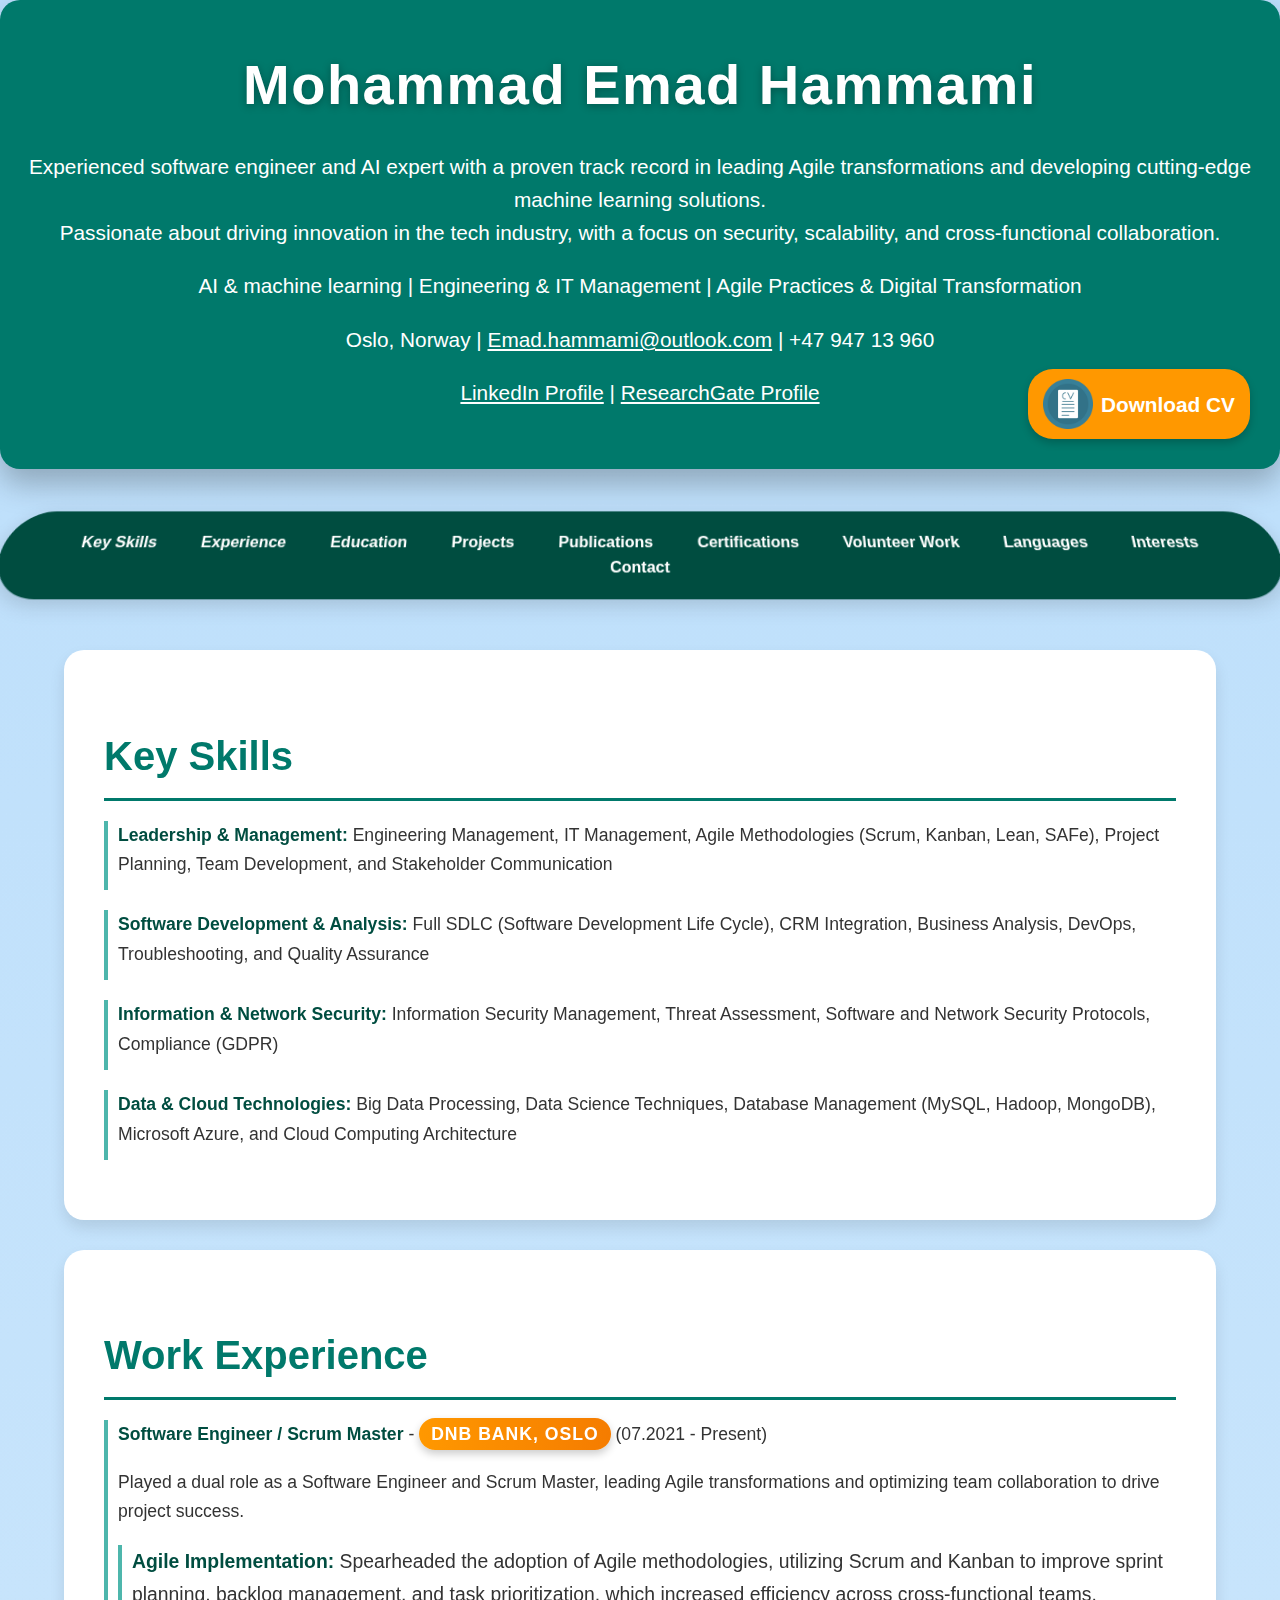
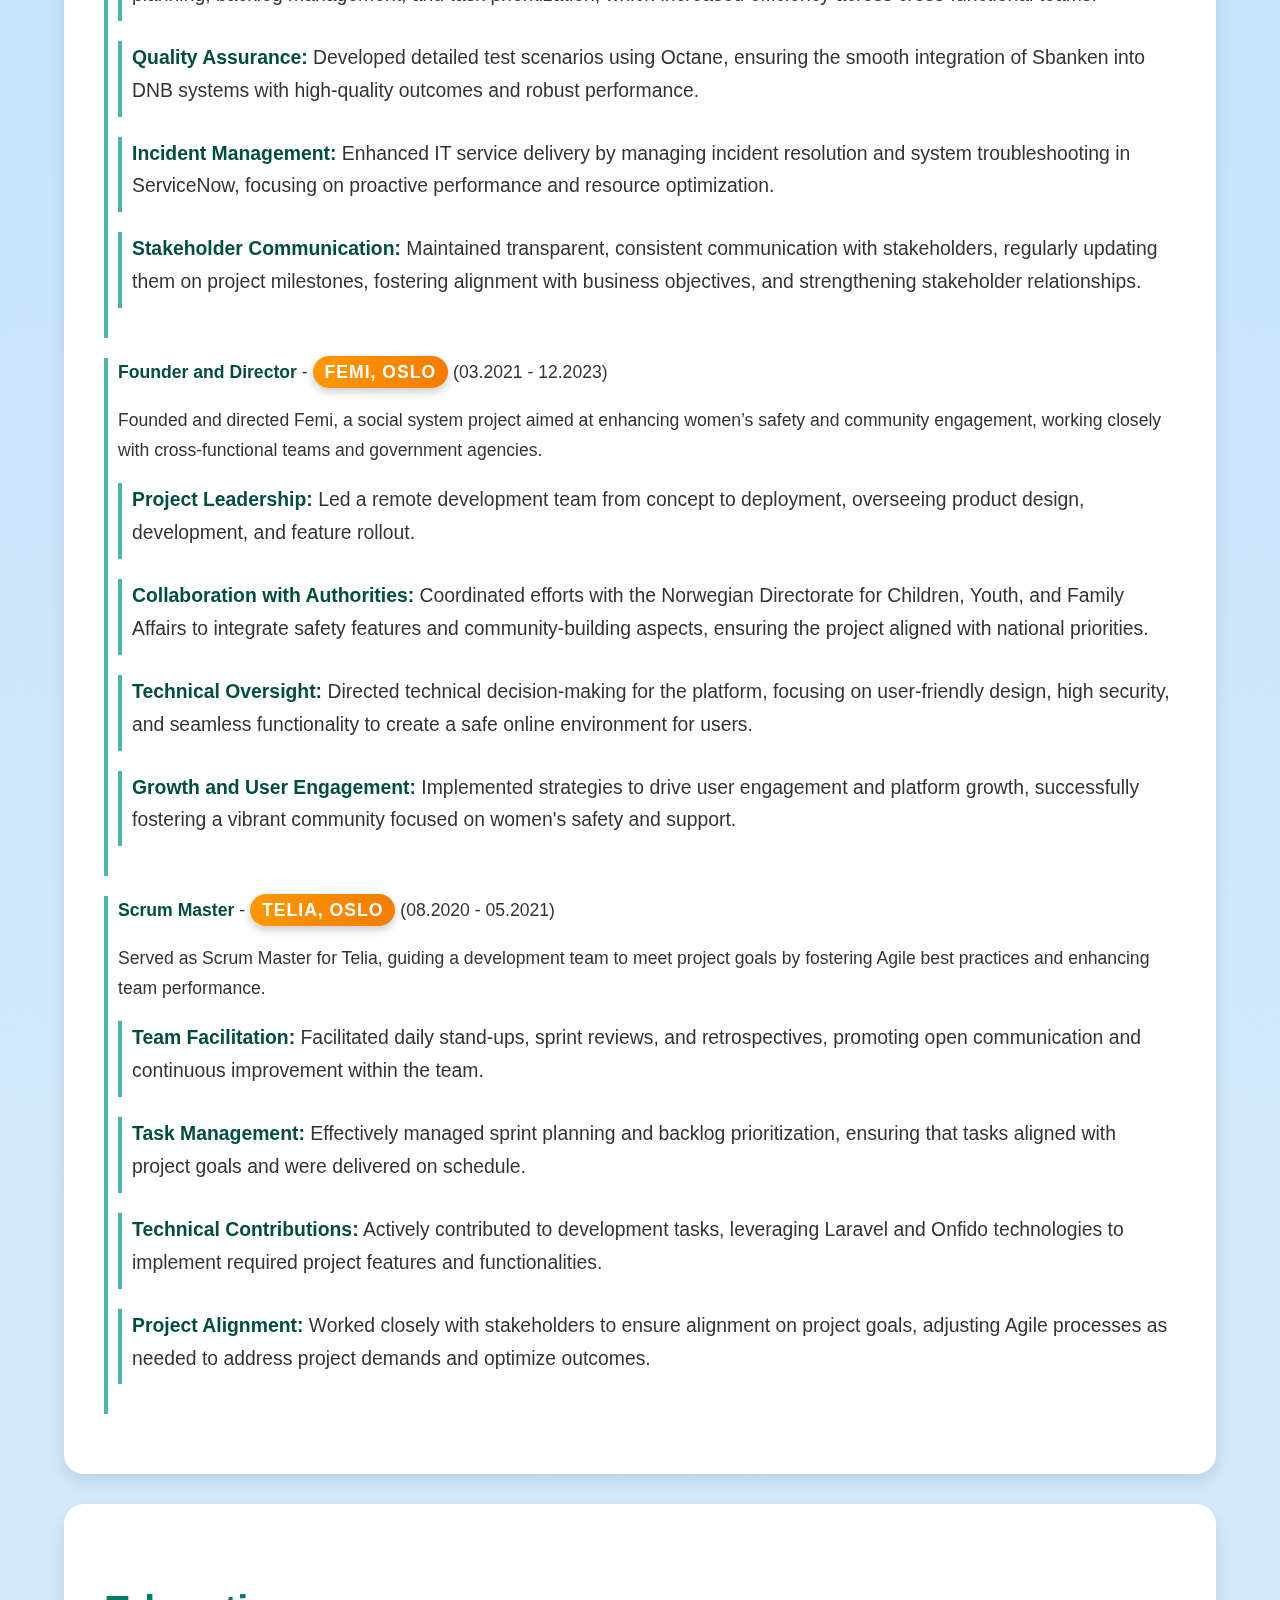
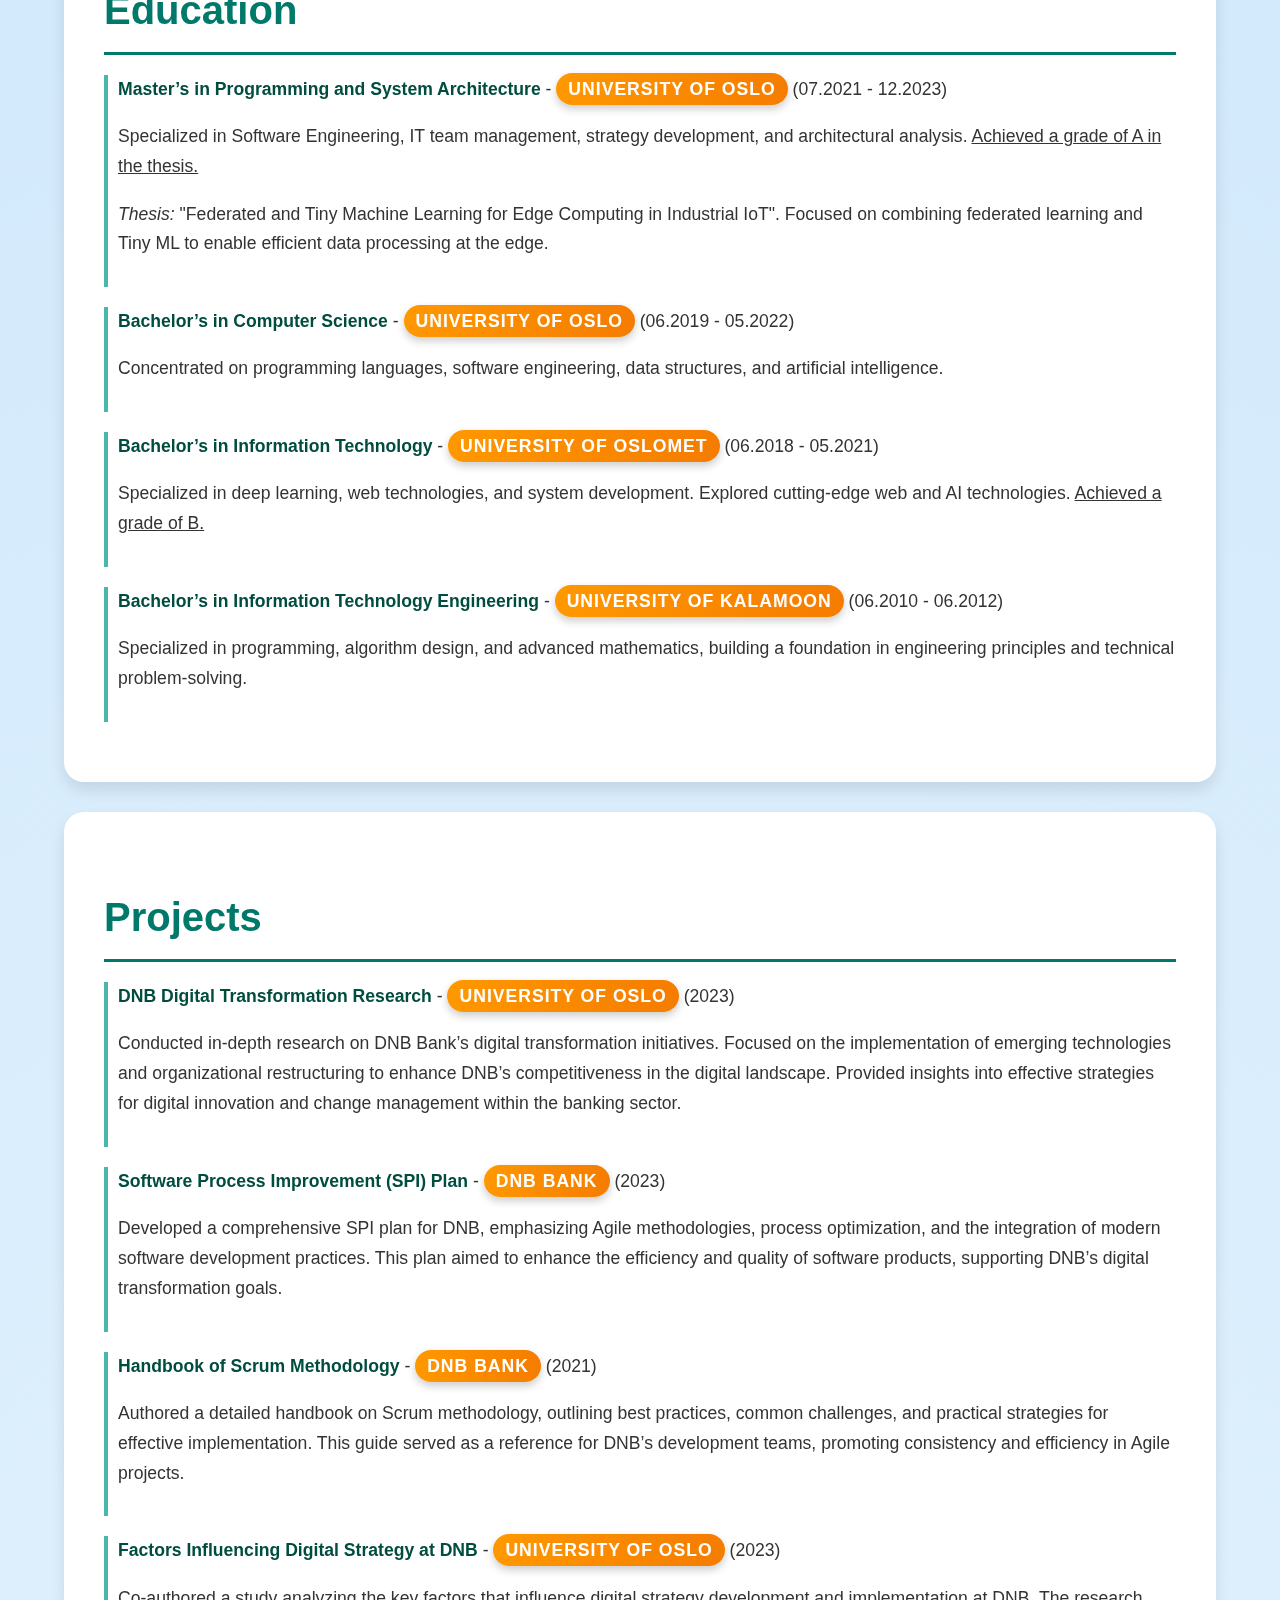
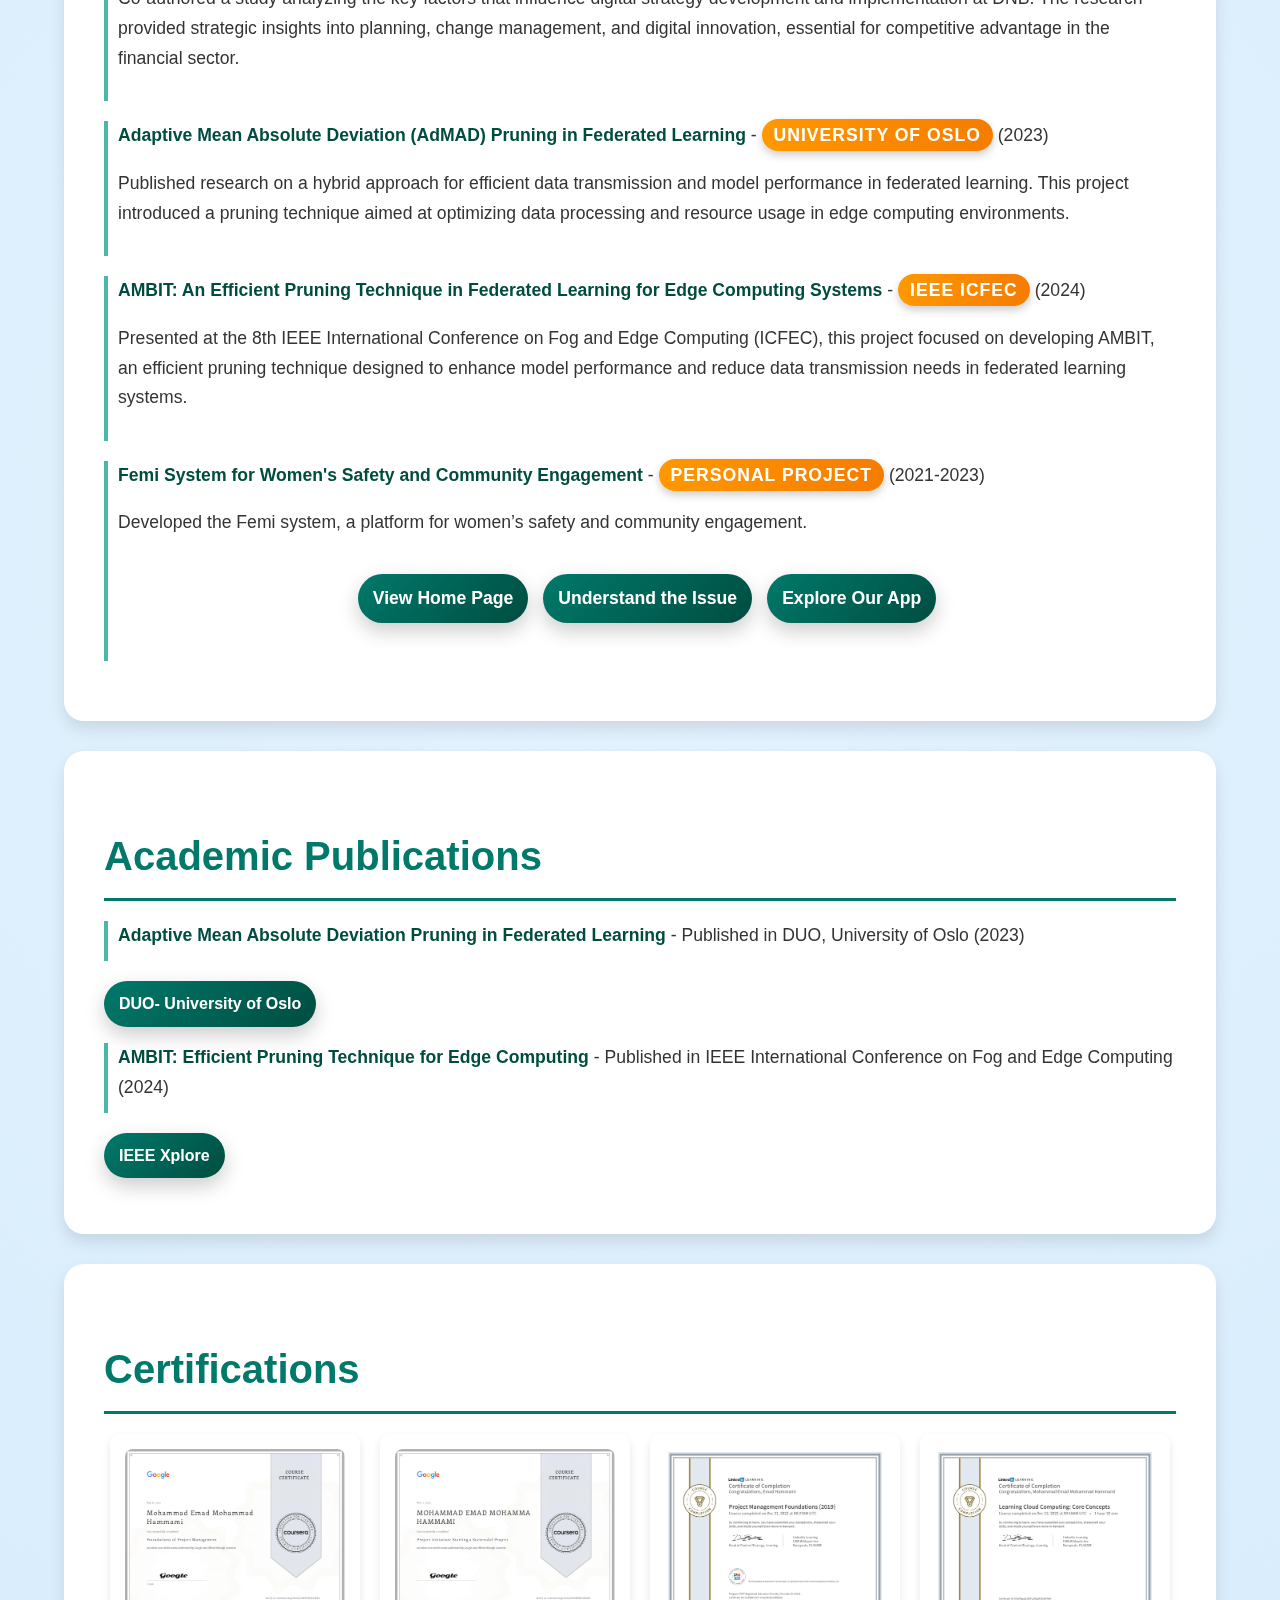
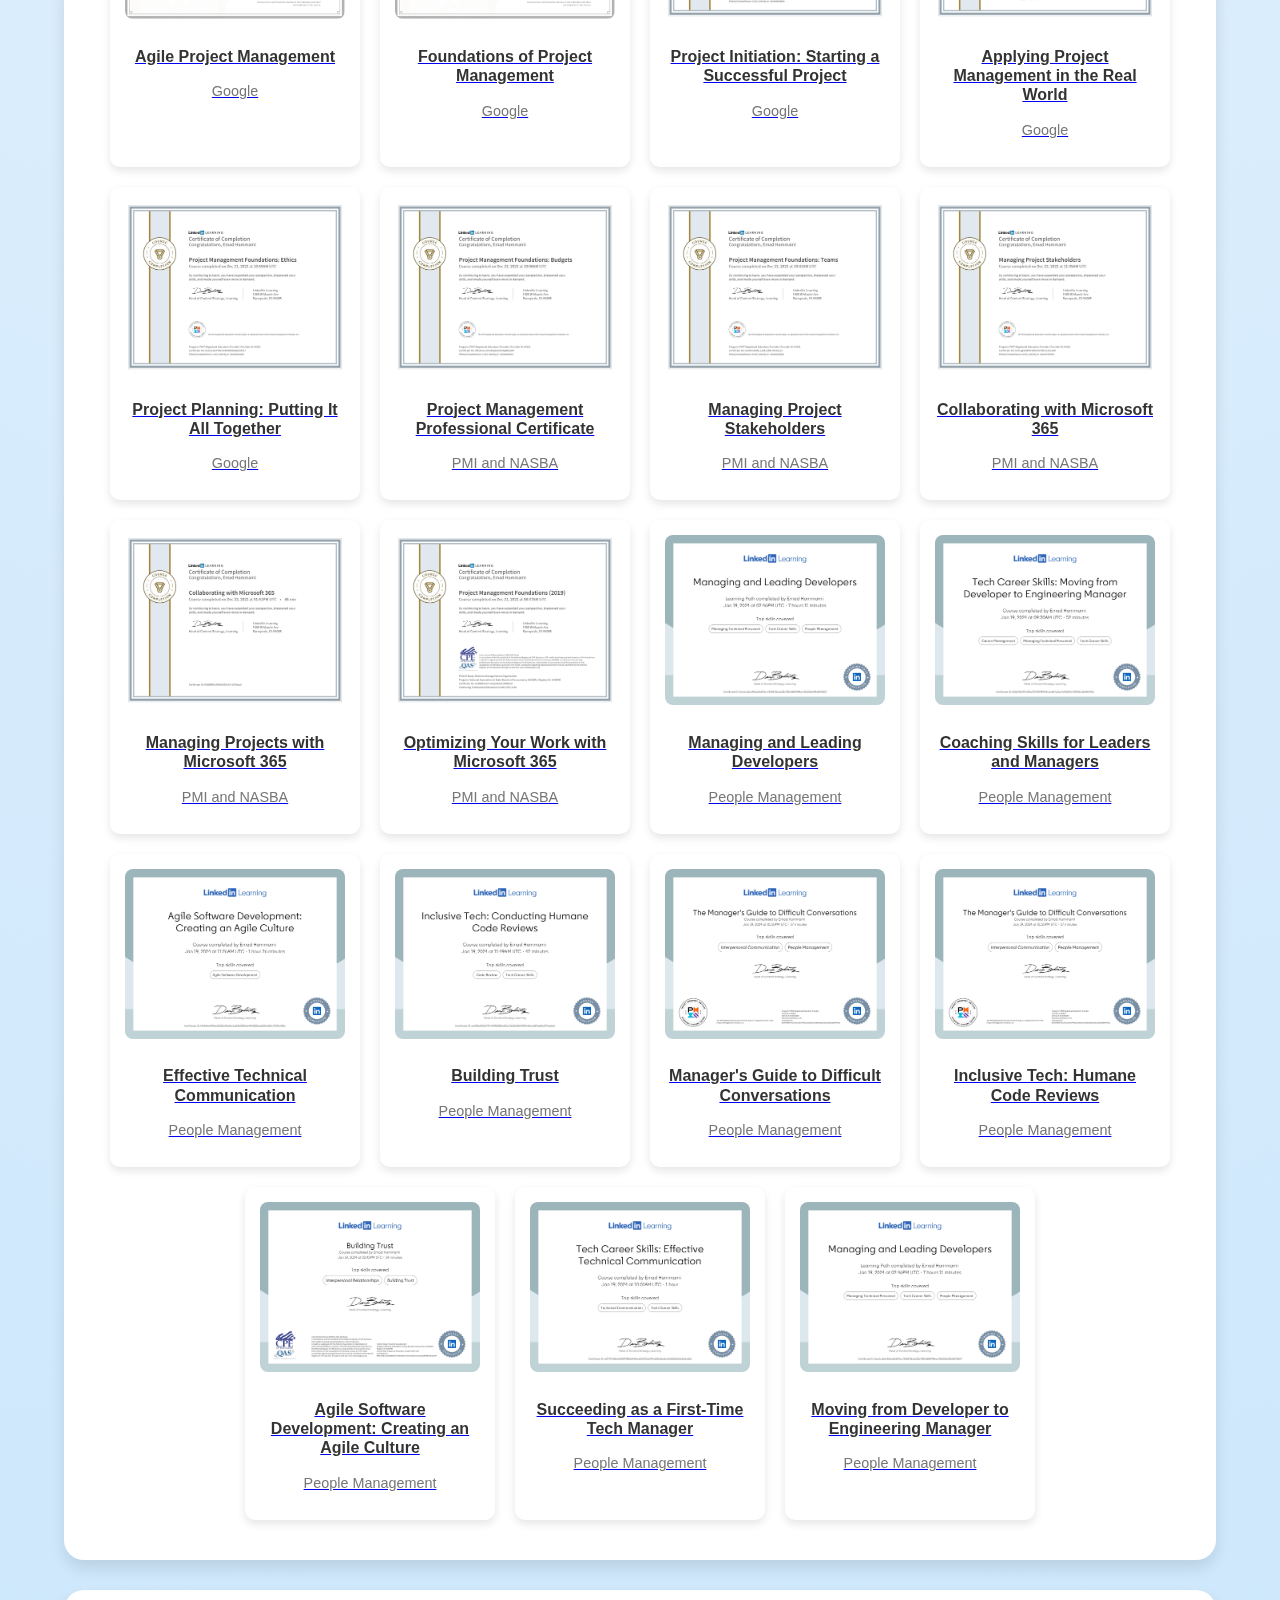
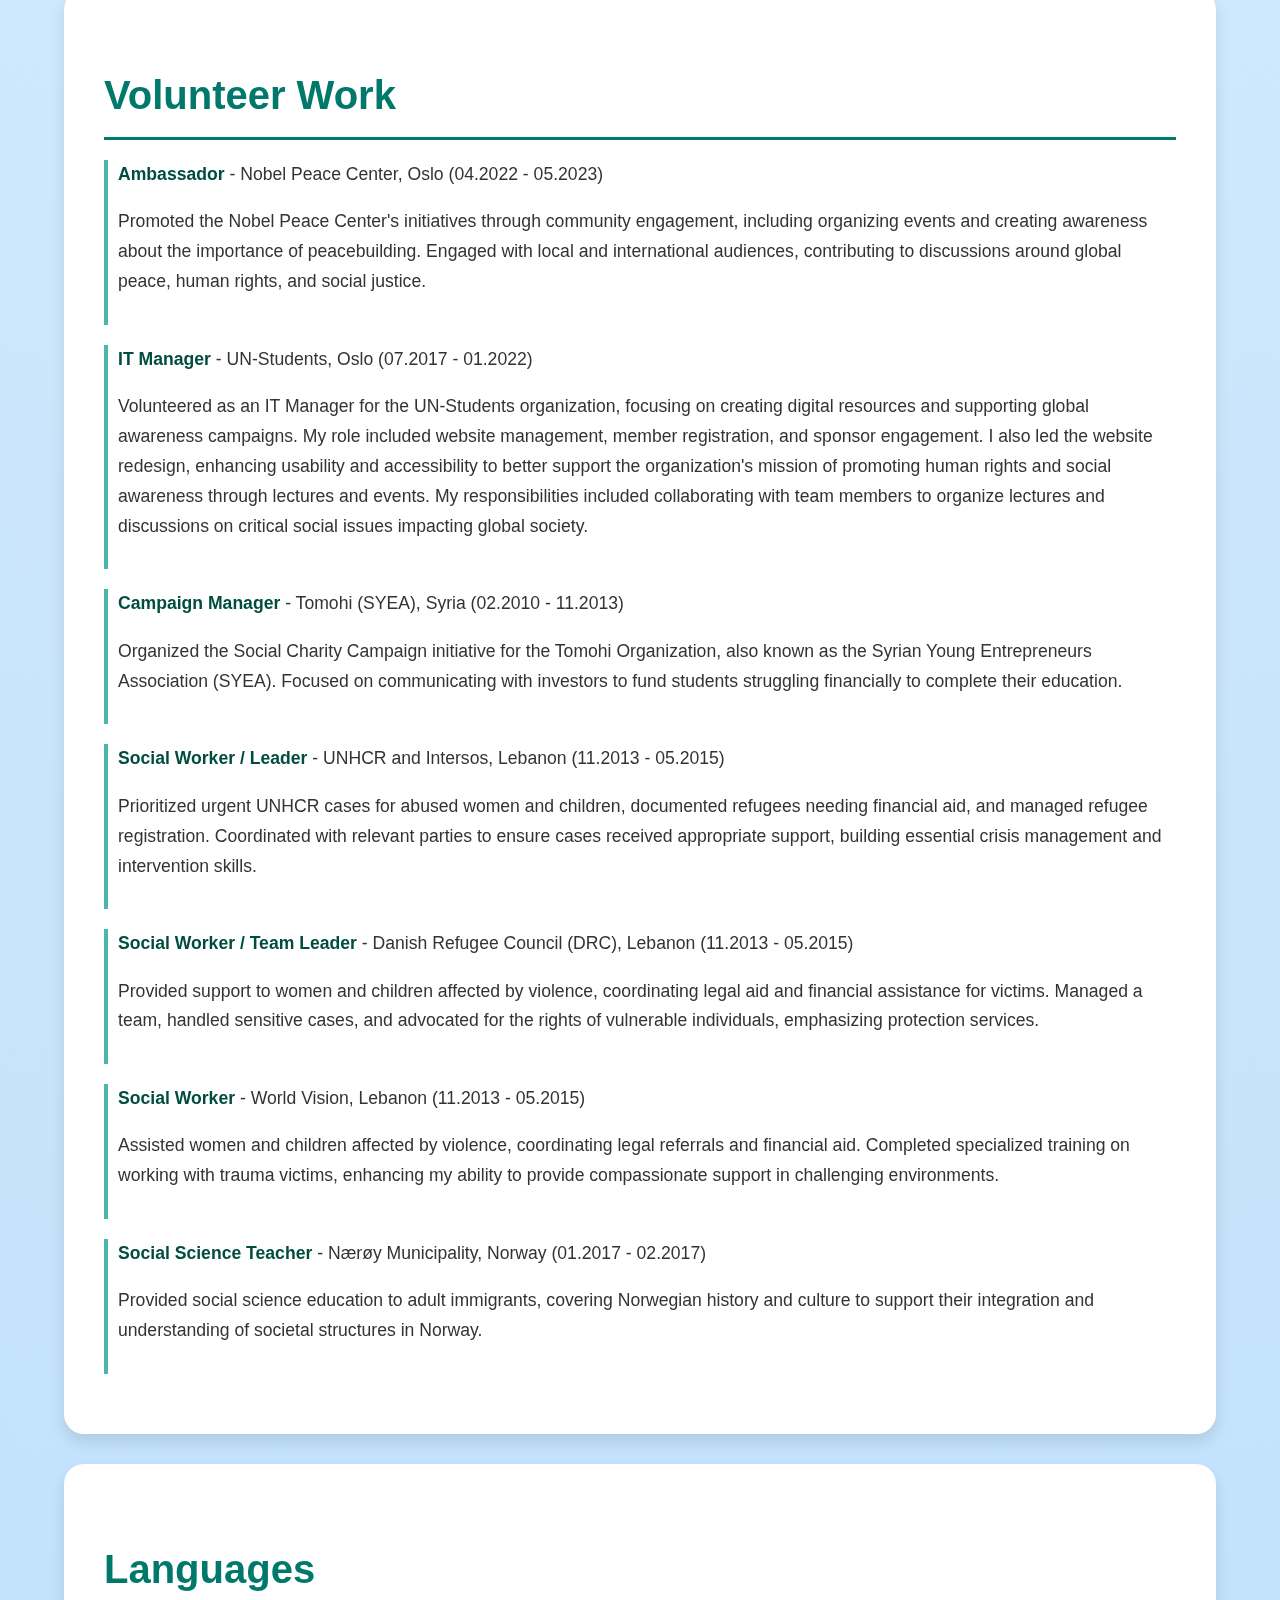
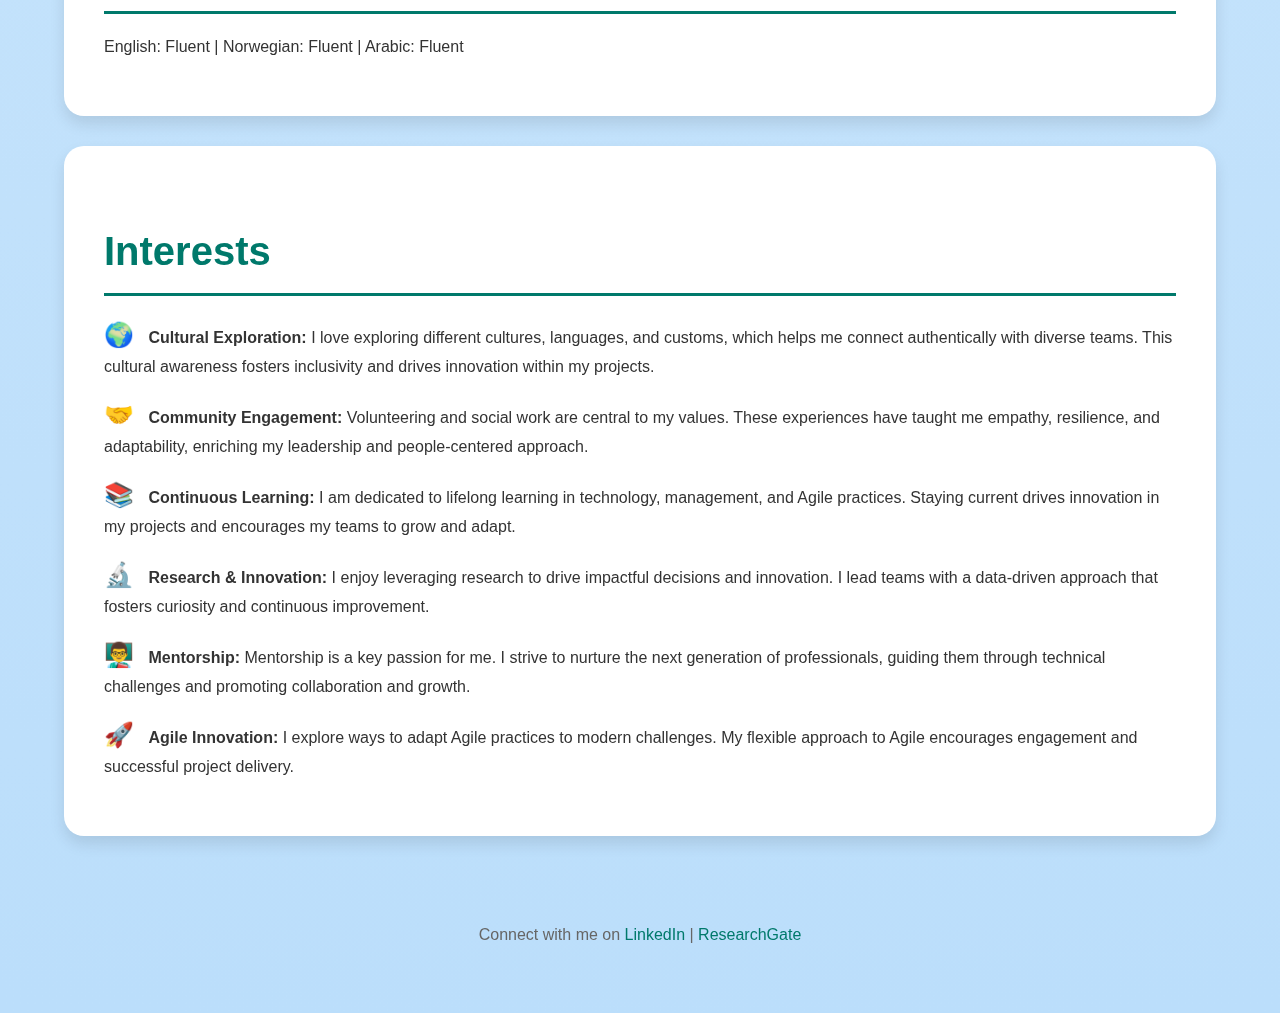
<file: cv.html>
<!DOCTYPE html>
<html lang="en">
<head>
    <meta charset="UTF-8">
    <meta name="viewport" content="width=device-width, initial-scale=1.0">
    <link href="cvstyle.css" type="text/css" rel="stylesheet">

    <title>Mohammad Emad Hammami - CV</title>
    <link href="https://fonts.googleapis.com/css2?family=Roboto:wght@300;400;700&display=swap" rel="stylesheet">
    <style>
        /* General Body Styling */





    </style>
    
</head>
<body>

    <header id="contact">
        <h1>Mohammad Emad Hammami</h1>
        <p>Experienced software engineer and AI expert with a proven track record in leading Agile transformations and developing cutting-edge machine learning solutions. <br> Passionate about driving innovation in the tech industry, with a focus on security, scalability, and cross-functional collaboration.</p>

        <p>AI & machine learning | Engineering & IT Management | Agile Practices & Digital Transformation</p>
        <p>Oslo, Norway | <a href="mailto:Emad.hammami@outlook.com">Emad.hammami@outlook.com</a> | +47 947 13 960</p>
        <p><a href="https://www.linkedin.com/in/emadhammami">LinkedIn Profile</a> | <a href="https://www.researchgate.net/profile/Mohammad-Emad-Hammami">ResearchGate Profile</a></p>
    
        <p>
            <a href="Mohammad-Emad_CV.pdf" download="Mohammad_Emad_Hammami_CV" class="download-cv-button">
                <img src="cv_13530357.png" alt="Download CV Icon" style="width: 50px; vertical-align: middle; margin-right: 8px;"> Download CV
            </a>
        </p>
        
    </header>

    <!-- Navigation Bar -->
    <nav>
        <a href="#skills">Key Skills</a>
        <a href="#experience">Experience</a>
        <a href="#education">Education</a>
        <a href="#projects">Projects</a>
        <a href="#publications">Publications</a>
        <a href="#certifications">Certifications</a>
      <!--  <a href="#testimonials">Testimonials</a>-->
        <a href="#volunteer">Volunteer Work</a>
        <a href="#languages">Languages</a>
        <a href="#interests">Interests</a>
        <a href="#contact">Contact</a>

    </nav>

    <div class="container">
        <!-- Key Skills -->
        <div id="skills" class="section">
            <h2>Key Skills</h2>
            <ul>
                <li><strong>Leadership & Management:</strong> Engineering Management, IT Management, Agile Methodologies (Scrum, Kanban, Lean, SAFe), Project Planning, Team Development, and Stakeholder Communication</li>
                
                <li><strong>Software Development & Analysis:</strong> Full SDLC (Software Development Life Cycle), CRM Integration, Business Analysis, DevOps, Troubleshooting, and Quality Assurance</li>
                
                <li><strong>Information & Network Security:</strong> Information Security Management, Threat Assessment, Software and Network Security Protocols, Compliance (GDPR)</li>
                
                <li><strong>Data & Cloud Technologies:</strong> Big Data Processing, Data Science Techniques, Database Management (MySQL, Hadoop, MongoDB), Microsoft Azure, and Cloud Computing Architecture</li>
            </ul>
        </div>
        

        <!-- Experience -->
        <div id="experience" class="section experience">
            <h2>Work Experience</h2>
            <ul>
                <li>
                    <strong>Software Engineer / Scrum Master</strong> - <span class="highlight">DNB Bank, Oslo</span> (07.2021 - Present)
                    <p>Played a dual role as a Software Engineer and Scrum Master, leading Agile transformations and optimizing team collaboration to drive project success.</p>
                    <ul>
                        <li><strong>Agile Implementation:</strong> Spearheaded the adoption of Agile methodologies, utilizing Scrum and Kanban to improve sprint planning, backlog management, and task prioritization, which increased efficiency across cross-functional teams.</li>
                        <li><strong>Quality Assurance:</strong> Developed detailed test scenarios using Octane, ensuring the smooth integration of Sbanken into DNB systems with high-quality outcomes and robust performance.</li>
                        <li><strong>Incident Management:</strong> Enhanced IT service delivery by managing incident resolution and system troubleshooting in ServiceNow, focusing on proactive performance and resource optimization.</li>
                        <li><strong>Stakeholder Communication:</strong> Maintained transparent, consistent communication with stakeholders, regularly updating them on project milestones, fostering alignment with business objectives, and strengthening stakeholder relationships.</li>
                    </ul>
                </li>
        
                <li>
                    <strong>Founder and Director</strong> - <span class="highlight">Femi, Oslo</span> (03.2021 - 12.2023)
                    <p>Founded and directed Femi, a social system project aimed at enhancing women’s safety and community engagement, working closely with cross-functional teams and government agencies.</p>
                    <ul>
                        <li><strong>Project Leadership:</strong> Led a remote development team from concept to deployment, overseeing product design, development, and feature rollout.</li>
                        <li><strong>Collaboration with Authorities:</strong> Coordinated efforts with the Norwegian Directorate for Children, Youth, and Family Affairs to integrate safety features and community-building aspects, ensuring the project aligned with national priorities.</li>
                        <li><strong>Technical Oversight:</strong> Directed technical decision-making for the platform, focusing on user-friendly design, high security, and seamless functionality to create a safe online environment for users.</li>
                        <li><strong>Growth and User Engagement:</strong> Implemented strategies to drive user engagement and platform growth, successfully fostering a vibrant community focused on women's safety and support.</li>
                    </ul>
                </li>
        
                <li>
                    <strong>Scrum Master</strong> - <span class="highlight">Telia, Oslo</span> (08.2020 - 05.2021)
                    <p>Served as Scrum Master for Telia, guiding a development team to meet project goals by fostering Agile best practices and enhancing team performance.</p>
                    <ul>
                        <li><strong>Team Facilitation:</strong> Facilitated daily stand-ups, sprint reviews, and retrospectives, promoting open communication and continuous improvement within the team.</li>
                        <li><strong>Task Management:</strong> Effectively managed sprint planning and backlog prioritization, ensuring that tasks aligned with project goals and were delivered on schedule.</li>
                        <li><strong>Technical Contributions:</strong> Actively contributed to development tasks, leveraging Laravel and Onfido technologies to implement required project features and functionalities.</li>
                        <li><strong>Project Alignment:</strong> Worked closely with stakeholders to ensure alignment on project goals, adjusting Agile processes as needed to address project demands and optimize outcomes.</li>
                    </ul>
                </li>
            </ul>
        </div>
        

        <!-- Education -->
        <div id="education" class="section education">
            <h2>Education</h2>
            <ul>
                <li>
                    <strong>Master’s in Programming and System Architecture</strong> - <span class="highlight">University of Oslo</span> (07.2021 - 12.2023)
                    <p>Specialized in Software Engineering, IT team management, strategy development, and architectural analysis. <ins class="highlight-grade"> Achieved a grade of A in the thesis. </ins></p>
                    <p><em>Thesis:</em> "Federated and Tiny Machine Learning for Edge Computing in Industrial IoT". Focused on combining federated learning and Tiny ML to enable efficient data processing at the edge.</p>
                </li>
                <li>
                    <strong>Bachelor’s in Computer Science</strong> - <span class="highlight">University of Oslo</span> (06.2019 - 05.2022)
                    <p>Concentrated on programming languages, software engineering, data structures, and artificial intelligence.</p>
                </li>
                <li>
                    <strong>Bachelor’s in Information Technology</strong> - <span class="highlight">University of OsloMet</span> (06.2018 - 05.2021)
                    <p>Specialized in deep learning, web technologies, and system development. Explored cutting-edge web and AI technologies. <ins class="highlight-grade"> Achieved a grade of B. </ins></p>
                </li>
                <li>
                    <strong>Bachelor’s in Information Technology Engineering</strong> - <span class="highlight">University of Kalamoon</span> (06.2010 - 06.2012)
                    <p>Specialized in programming, algorithm design, and advanced mathematics, building a foundation in engineering principles and technical problem-solving.</p>
                </li>
                
            </ul>
        </div>
        

        <!-- Projects -->
        <div id="projects" class="section projects">
            <h2>Projects</h2>
            <ul>
                <li>
                    <strong>DNB Digital Transformation Research</strong> - <span class="highlight">University of Oslo</span> (2023)
                    <p>Conducted in-depth research on DNB Bank’s digital transformation initiatives. Focused on the implementation of emerging technologies and organizational restructuring to enhance DNB’s competitiveness in the digital landscape. Provided insights into effective strategies for digital innovation and change management within the banking sector.</p>
                </li>
                
                <li>
                    <strong>Software Process Improvement (SPI) Plan</strong> - <span class="highlight">DNB Bank</span> (2023)
                    <p>Developed a comprehensive SPI plan for DNB, emphasizing Agile methodologies, process optimization, and the integration of modern software development practices. This plan aimed to enhance the efficiency and quality of software products, supporting DNB’s digital transformation goals.</p>
                </li>
                
                <li>
                    <strong>Handbook of Scrum Methodology</strong> - <span class="highlight">DNB Bank</span> (2021)
                    <p>Authored a detailed handbook on Scrum methodology, outlining best practices, common challenges, and practical strategies for effective implementation. This guide served as a reference for DNB’s development teams, promoting consistency and efficiency in Agile projects.</p>
                </li>
                
                <li>
                    <strong>Factors Influencing Digital Strategy at DNB</strong> - <span class="highlight">University of Oslo</span> (2023)
                    <p>Co-authored a study analyzing the key factors that influence digital strategy development and implementation at DNB. The research provided strategic insights into planning, change management, and digital innovation, essential for competitive advantage in the financial sector.</p>
                </li>
                
                <li>
                    <strong>Adaptive Mean Absolute Deviation (AdMAD) Pruning in Federated Learning</strong> - <span class="highlight">University of Oslo</span> (2023)
                    <p>Published research on a hybrid approach for efficient data transmission and model performance in federated learning. This project introduced a pruning technique aimed at optimizing data processing and resource usage in edge computing environments.</p>
                </li>
                
                <li>
                    <strong>AMBIT: An Efficient Pruning Technique in Federated Learning for Edge Computing Systems</strong> - <span class="highlight">IEEE ICFEC</span> (2024)
                    <p>Presented at the 8th IEEE International Conference on Fog and Edge Computing (ICFEC), this project focused on developing AMBIT, an efficient pruning technique designed to enhance model performance and reduce data transmission needs in federated learning systems.</p>
                </li>

                <li>
                    <strong>Femi System for Women's Safety and Community Engagement</strong> - <span class="highlight">Personal Project</span> (2021-2023)
                    <p>Developed the Femi system, a platform for women’s safety and community engagement.</p>
                    
                    <!-- Links on the same line with space between them -->
                    <div style="display: flex; gap: 15px;">
                        <p><a href="nettside/home.html" target="_blank" class="custom-button">View Home Page</a></p>
                        <p><a href="nettside/issue.html" target="_blank" class="custom-button">Understand the Issue</a></p>

                        <p><a href="nettside/solution.html" target="_blank" class="custom-button">Explore Our App</a></p>
                    </div>
                </li>
                
            </ul>
        </div>
        

        <!-- Publications -->
        <div id="publications" class="section publications">
            <h2>Academic Publications</h2>
            <ul>
                <li><strong>Adaptive Mean Absolute Deviation Pruning in Federated Learning</strong> - Published in DUO, University of Oslo (2023)</li>
                <p><a href="https://www.duo.uio.no/bitstream/handle/10852/108659/Master_thesis-20-11-.pdf?sequence=11" target="_blank" class="custom-button">DUO- University of Oslo</a></p>

                <li><strong>AMBIT: Efficient Pruning Technique for Edge Computing</strong> - Published in IEEE International Conference on Fog and Edge Computing (2024)</li>
                
                <p><a href="https://ieeexplore.ieee.org/document/10707219" target="_blank" class="custom-button">IEEE Xplore</a></p>

            </ul>
        </div>
<div id="certifications" class="section certifications">
    <h2>Certifications</h2>
    <div class="certification-cards">
        <!-- Certification Card 1 -->
        <div class="cert-card">
            <a href="images/1660726341329_page_1.jpg" target="_blank">
                <img src="images/1660726341329_page_1.jpg" alt="Agile Project Management Certificate">
                <div class="cert-info">
                    <h3>Agile Project Management</h3>
                    <p>Google</p>
                </div>
            </a>
        </div>

        <!-- Certification Card 2 -->
        <div class="cert-card">
            <a href="images/1660726379919_page_1.jpg" target="_blank">
                <img src="images/1660726379919_page_1.jpg" alt="Foundations of Project Management Certificate">
                <div class="cert-info">
                    <h3>Foundations of Project Management</h3>
                    <p>Google</p>
                </div>
            </a>
        </div>

        <!-- Certification Card 3 -->
        <div class="cert-card">
            <a href="images/1671612880881_page_1.jpg" target="_blank">
                <img src="images/1671612880881_page_1.jpg" alt="Project Initiation Certificate">
                <div class="cert-info">
                    <h3>Project Initiation: Starting a Successful Project</h3>
                    <p>Google</p>
                </div>
            </a>
        </div>

        <!-- Certification Card 4 -->
        <div class="cert-card">
            <a href="images/1671612993872_page_1.jpg" target="_blank">
                <img src="images/1671612993872_page_1.jpg" alt="Applying Project Management Certificate">
                <div class="cert-info">
                    <h3>Applying Project Management in the Real World</h3>
                    <p>Google</p>
                </div>
            </a>
        </div>

        <!-- Certification Card 5 -->
        <div class="cert-card">
            <a href="images/1671784474270_page_1.jpg" target="_blank">
                <img src="images/1671784474270_page_1.jpg" alt="Project Planning Certificate">
                <div class="cert-info">
                    <h3>Project Planning: Putting It All Together</h3>
                    <p>Google</p>
                </div>
            </a>
        </div>

        <!-- Certification Card 6 -->
        <div class="cert-card">
            <a href="images/1671784491577_page_1.jpg" target="_blank">
                <img src="images/1671784491577_page_1.jpg" alt="Project Management Professional Certificate">
                <div class="cert-info">
                    <h3>Project Management Professional Certificate</h3>
                    <p>PMI and NASBA</p>
                </div>
            </a>
        </div>

        <!-- Certification Card 7 -->
        <div class="cert-card">
            <a href="images/1671784505017_page_1.jpg" target="_blank">
                <img src="images/1671784505017_page_1.jpg" alt="Managing Project Stakeholders Certificate">
                <div class="cert-info">
                    <h3>Managing Project Stakeholders</h3>
                    <p>PMI and NASBA</p>
                </div>
            </a>
        </div>

        <!-- Certification Card 8 -->
        <div class="cert-card">
            <a href="images/1671784515848_page_1.jpg" target="_blank">
                <img src="images/1671784515848_page_1.jpg" alt="Collaborating with Microsoft 365 Certificate">
                <div class="cert-info">
                    <h3>Collaborating with Microsoft 365</h3>
                    <p>PMI and NASBA</p>
                </div>
            </a>
        </div>

        <!-- Certification Card 9 -->
        <div class="cert-card">
            <a href="images/1671784528020_page_1.jpg" target="_blank">
                <img src="images/1671784528020_page_1.jpg" alt="Managing Projects with Microsoft 365 Certificate">
                <div class="cert-info">
                    <h3>Managing Projects with Microsoft 365</h3>
                    <p>PMI and NASBA</p>
                </div>
            </a>
        </div>

        <!-- Certification Card 10 -->
        <div class="cert-card">
            <a href="images/1671784557816_page_1.jpg" target="_blank">
                <img src="images/1671784557816_page_1.jpg" alt="Optimizing Your Work with Microsoft 365 Certificate">
                <div class="cert-info">
                    <h3>Optimizing Your Work with Microsoft 365</h3>
                    <p>PMI and NASBA</p>
                </div>
            </a>
        </div>

        <!-- Certification Card 11 -->
        <div class="cert-card">
            <a href="images/1705676493629_page_1.jpg" target="_blank">
                <img src="images/1705676493629_page_1.jpg" alt="Managing and Leading Developers Certificate">
                <div class="cert-info">
                    <h3>Managing and Leading Developers</h3>
                    <p>People Management</p>
                </div>
            </a>
        </div>

        <!-- Certification Card 12 -->
        <div class="cert-card">
            <a href="images/1705928511871_page_1.jpg" target="_blank">
                <img src="images/1705928511871_page_1.jpg" alt="Coaching Skills for Leaders and Managers Certificate">
                <div class="cert-info">
                    <h3>Coaching Skills for Leaders and Managers</h3>
                    <p>People Management</p>
                </div>
            </a>
        </div>

        <!-- Certification Card 13 -->
        <div class="cert-card">
            <a href="images/1705928528070_page_1.jpg" target="_blank">
                <img src="images/1705928528070_page_1.jpg" alt="Effective Technical Communication Certificate">
                <div class="cert-info">
                    <h3>Effective Technical Communication</h3>
                    <p>People Management</p>
                </div>
            </a>
        </div>

        <!-- Certification Card 14 -->
        <div class="cert-card">
            <a href="images/1705928552070_page_1.jpg" target="_blank">
                <img src="images/1705928552070_page_1.jpg" alt="Building Trust Certificate">
                <div class="cert-info">
                    <h3>Building Trust</h3>
                    <p>People Management</p>
                </div>
            </a>
        </div>

        <!-- Certification Card 15 -->
        <div class="cert-card">
            <a href="images/1705928566657_page_1.jpg" target="_blank">
                <img src="images/1705928566657_page_1.jpg" alt="Manager's Guide to Difficult Conversations Certificate">
                <div class="cert-info">
                    <h3>Manager's Guide to Difficult Conversations</h3>
                    <p>People Management</p>
                </div>
            </a>
        </div>

        <!-- Certification Card 16 -->
        <div class="cert-card">
            <a href="images/1705928611081_page_1.jpg" target="_blank">
                <img src="images/1705928611081_page_1.jpg" alt="Inclusive Tech: Humane Code Reviews Certificate">
                <div class="cert-info">
                    <h3>Inclusive Tech: Humane Code Reviews</h3>
                    <p>People Management</p>
                </div>
            </a>
        </div>

        <!-- Certification Card 17 -->
        <div class="cert-card">
            <a href="images/1705928637562_page_1.jpg" target="_blank">
                <img src="images/1705928637562_page_1.jpg" alt="Agile Software Development Certificate">
                <div class="cert-info">
                    <h3>Agile Software Development: Creating an Agile Culture</h3>
                    <p>People Management</p>
                </div>
            </a>
        </div>

        <!-- Certification Card 18 -->
        <div class="cert-card">
            <a href="images/1705928671773_page_1.jpg" target="_blank">
                <img src="images/1705928671773_page_1.jpg" alt="Succeeding as a First-Time Tech Manager Certificate">
                <div class="cert-info">
                    <h3>Succeeding as a First-Time Tech Manager</h3>
                    <p>People Management</p>
                </div>
            </a>
        </div>

        <!-- Certification Card 19 -->
        <div class="cert-card">
            <a href="images/1705676493629_page_1.jpg" target="_blank">
                <img src="images/1705676493629_page_1.jpg" alt="Moving from Developer to Engineering Manager Certificate">
                <div class="cert-info">
                    <h3>Moving from Developer to Engineering Manager</h3>
                    <p>People Management</p>
                </div>
            </a>
        </div>
    </div>
</div>

<!-- Testimonials Section -->
<!--<div id="testimonials" class="section">
    <h2>Testimonials</h2>
    <blockquote>
        "Emad is one of the most dedicated professionals I have had the pleasure to work with. His deep knowledge in machine learning and data-driven engineering has been instrumental in driving our projects forward. Emad combines his technical prowess with an unmatched work ethic, consistently delivering high-quality results under tight deadlines. He is not only a team player but also a leader who can inspire others to achieve their best." 
        - <span class="reference" onclick="showDialog('Majdi Alali')">Majdi Alali</span>
    </blockquote>
    <blockquote>
        "Working with Emad has been a remarkable experience. His approach to problem-solving and innovation sets him apart in the software engineering field. Emad is exceptionally skilled at understanding complex requirements and turning them into well-architected, scalable solutions. I have seen him lead projects with a calm demeanor and bring out the best in his team members. He is a true asset to any organization." 
        - <span class="reference" onclick="showDialog('Wahid Rahmani')">Wahid Rahmani</span>
    </blockquote>
</div>-->

<div id="dialog" class="dialog">
    <div class="dialog-content">
        <span class="dialog-close" onclick="closeDialog()">&times;</span>
        <h3 id="dialog-name"></h3>
        <p><strong>Title:</strong> <span id="dialog-title"></span></p>
        <p><strong>company:</strong> <span id="dialog-company"></span></p>
        <p><strong>Location:</strong> <span id="dialog-Location"></span></p>

        <p><strong>Email:</strong> <span id="dialog-email"></span></p>
        <p><strong>Mobile:</strong> <span id="dialog-mobile"></span></p>
    </div>
</div>


        <!-- Volunteer Work -->
<!-- Volunteer Work -->
<div id="volunteer" class="section volunteer">
    <h2>Volunteer Work</h2>
    <ul>
        <li>
            <strong>Ambassador</strong> - Nobel Peace Center, Oslo (04.2022 - 05.2023)
            <p>Promoted the Nobel Peace Center's initiatives through community engagement, including organizing events and creating awareness about the importance of peacebuilding. Engaged with local and international audiences, contributing to discussions around global peace, human rights, and social justice.</p>
        </li>
        <li>
            <strong>IT Manager</strong> - UN-Students, Oslo (07.2017 - 01.2022)
            <p>Volunteered as an IT Manager for the UN-Students organization, focusing on creating digital resources and supporting global awareness campaigns. My role included website management, member registration, and sponsor engagement. I also led the website redesign, enhancing usability and accessibility to better support the organization's mission of promoting human rights and social awareness through lectures and events. My responsibilities included collaborating with team members to organize lectures and discussions on critical social issues impacting global society.</p>
        </li>
        <li>
            <strong>Campaign Manager</strong> - Tomohi (SYEA), Syria (02.2010 - 11.2013)
            <p>Organized the Social Charity Campaign initiative for the Tomohi Organization, also known as the Syrian Young Entrepreneurs Association (SYEA). Focused on communicating with investors to fund students struggling financially to complete their education.</p>
        </li>
        <li>
            <strong>Social Worker / Leader</strong> - UNHCR and Intersos, Lebanon (11.2013 - 05.2015)
            <p>Prioritized urgent UNHCR cases for abused women and children, documented refugees needing financial aid, and managed refugee registration. Coordinated with relevant parties to ensure cases received appropriate support, building essential crisis management and intervention skills.</p>
        </li>
        <li>
            <strong>Social Worker / Team Leader</strong> - Danish Refugee Council (DRC), Lebanon (11.2013 - 05.2015)
            <p>Provided support to women and children affected by violence, coordinating legal aid and financial assistance for victims. Managed a team, handled sensitive cases, and advocated for the rights of vulnerable individuals, emphasizing protection services.</p>
        </li>
        <li>
            <strong>Social Worker</strong> - World Vision, Lebanon (11.2013 - 05.2015)
            <p>Assisted women and children affected by violence, coordinating legal referrals and financial aid. Completed specialized training on working with trauma victims, enhancing my ability to provide compassionate support in challenging environments.</p>
        </li>
        <li>
            <strong>Social Science Teacher</strong> - Nærøy Municipality, Norway (01.2017 - 02.2017)
            <p>Provided social science education to adult immigrants, covering Norwegian history and culture to support their integration and understanding of societal structures in Norway.</p>
    </ul>
    </ul>
</div>





        <!-- Languages and Interests -->
        <div id="languages" class="section">
            <h2>Languages</h2>
            <p>English: Fluent | Norwegian: Fluent | Arabic: Fluent</p>
        </div>

        <div id="interests" class="section">
            <h2>Interests</h2>
            
            <p>
                <span style="font-size: 1.5em; margin-right: 10px;">🌍</span>
                <strong>Cultural Exploration:</strong> I love exploring different cultures, languages, and customs, which helps me connect authentically with diverse teams. This cultural awareness fosters inclusivity and drives innovation within my projects.
            </p>
            
            <p>
                <span style="font-size: 1.5em; margin-right: 10px;">🤝</span>
                <strong>Community Engagement:</strong> Volunteering and social work are central to my values. These experiences have taught me empathy, resilience, and adaptability, enriching my leadership and people-centered approach.
            </p>
            
            <p>
                <span style="font-size: 1.5em; margin-right: 10px;">📚</span>
                <strong>Continuous Learning:</strong> I am dedicated to lifelong learning in technology, management, and Agile practices. Staying current drives innovation in my projects and encourages my teams to grow and adapt.
            </p>
            
            <p>
                <span style="font-size: 1.5em; margin-right: 10px;">🔬</span>
                <strong>Research & Innovation:</strong> I enjoy leveraging research to drive impactful decisions and innovation. I lead teams with a data-driven approach that fosters curiosity and continuous improvement.
            </p>
            
            <p>
                <span style="font-size: 1.5em; margin-right: 10px;">👨‍🏫</span>
                <strong>Mentorship:</strong> Mentorship is a key passion for me. I strive to nurture the next generation of professionals, guiding them through technical challenges and promoting collaboration and growth.
            </p>
            
            <p>
                <span style="font-size: 1.5em; margin-right: 10px;">🚀</span>
                <strong>Agile Innovation:</strong> I explore ways to adapt Agile practices to modern challenges. My flexible approach to Agile encourages engagement and successful project delivery.
            </p>
        </div>
        
        
        
        

        <div class="footer">
            <p>Connect with me on <a href="https://www.linkedin.com/in/emadhammami">LinkedIn</a> | <a href="https://www.researchgate.net/profile/Mohammad-Emad-Hammami">ResearchGate</a></p>
        </div>
    </div>

    <script>
        // Disable right-click
        document.addEventListener('contextmenu', function(e) {
            e.preventDefault();
        });
    
        // Add overlay to deter screenshots (optional)
        const overlay = document.createElement('div');
        overlay.id = 'screenshotOverlay';
        document.body.appendChild(overlay);
    
        // Detect Print Screen key press and show overlay (may not work in all browsers)
        document.addEventListener('keyup', function(e) {
            if (e.key === 'PrintScreen') {
                alert("Screenshots are discouraged on this page.\nPlease contact Emad.hammami@outlook.com for any inquiries.");
                overlay.style.display = 'block';
                setTimeout(() => overlay.style.display = 'none', 200); // Hide after a moment
            }
        });

        // Data for the references
const referenceData = {
    'Majdi Alali': {
        title: 'Data Engineery',
        company:'Tax Office, Norway',
        Location: 'Oslo - Norway',
        email: 'majdi.alali@taxoffice.no',
        mobile: '+47 123 45 678'
    },
    'Wahid Rahmani': {
        title: 'Software Engineer',
        company:' Beining & Bogen',
        Location: 'Oslo - Norway',
        email: 'wahid.rahmani@beiningbogen.no',
        mobile: '+47 987 65 432'
    }
};

// Function to show the dialog
// Open dialog with smooth transition
function showDialog(name) {
    const data = referenceData[name];
    document.getElementById('dialog-name').innerText = name;
    document.getElementById('dialog-title').innerText = data.title;
    document.getElementById('dialog-company').innerText = data.company;
    document.getElementById('dialog-email').innerText = data.email;
    document.getElementById('dialog-mobile').innerText = data.mobile;
    document.getElementById('dialog-Location').innerText = data.Location;

    const dialog = document.getElementById('dialog');
    dialog.style.display = 'flex'; // Set display to flex to make it visible
    
    // Use a small delay to ensure the transition effect applies correctly
    setTimeout(() => {
        dialog.classList.add('show'); // Add the 'show' class for opacity transition
        dialog.scrollIntoView({ behavior: 'smooth', block: 'center' }); // Scroll to the dialog
    }, 10);
}

// Close dialog
function closeDialog() {
    const dialog = document.getElementById('dialog');
    dialog.classList.remove('show'); // Remove the 'show' class to start fading out
    setTimeout(() => {
        dialog.style.display = 'none'; // After the transition, hide the dialog
    }, 500); // Match the duration of the opacity transition in CSS
}

    </script>
    
    
</body>
</html>
</file>
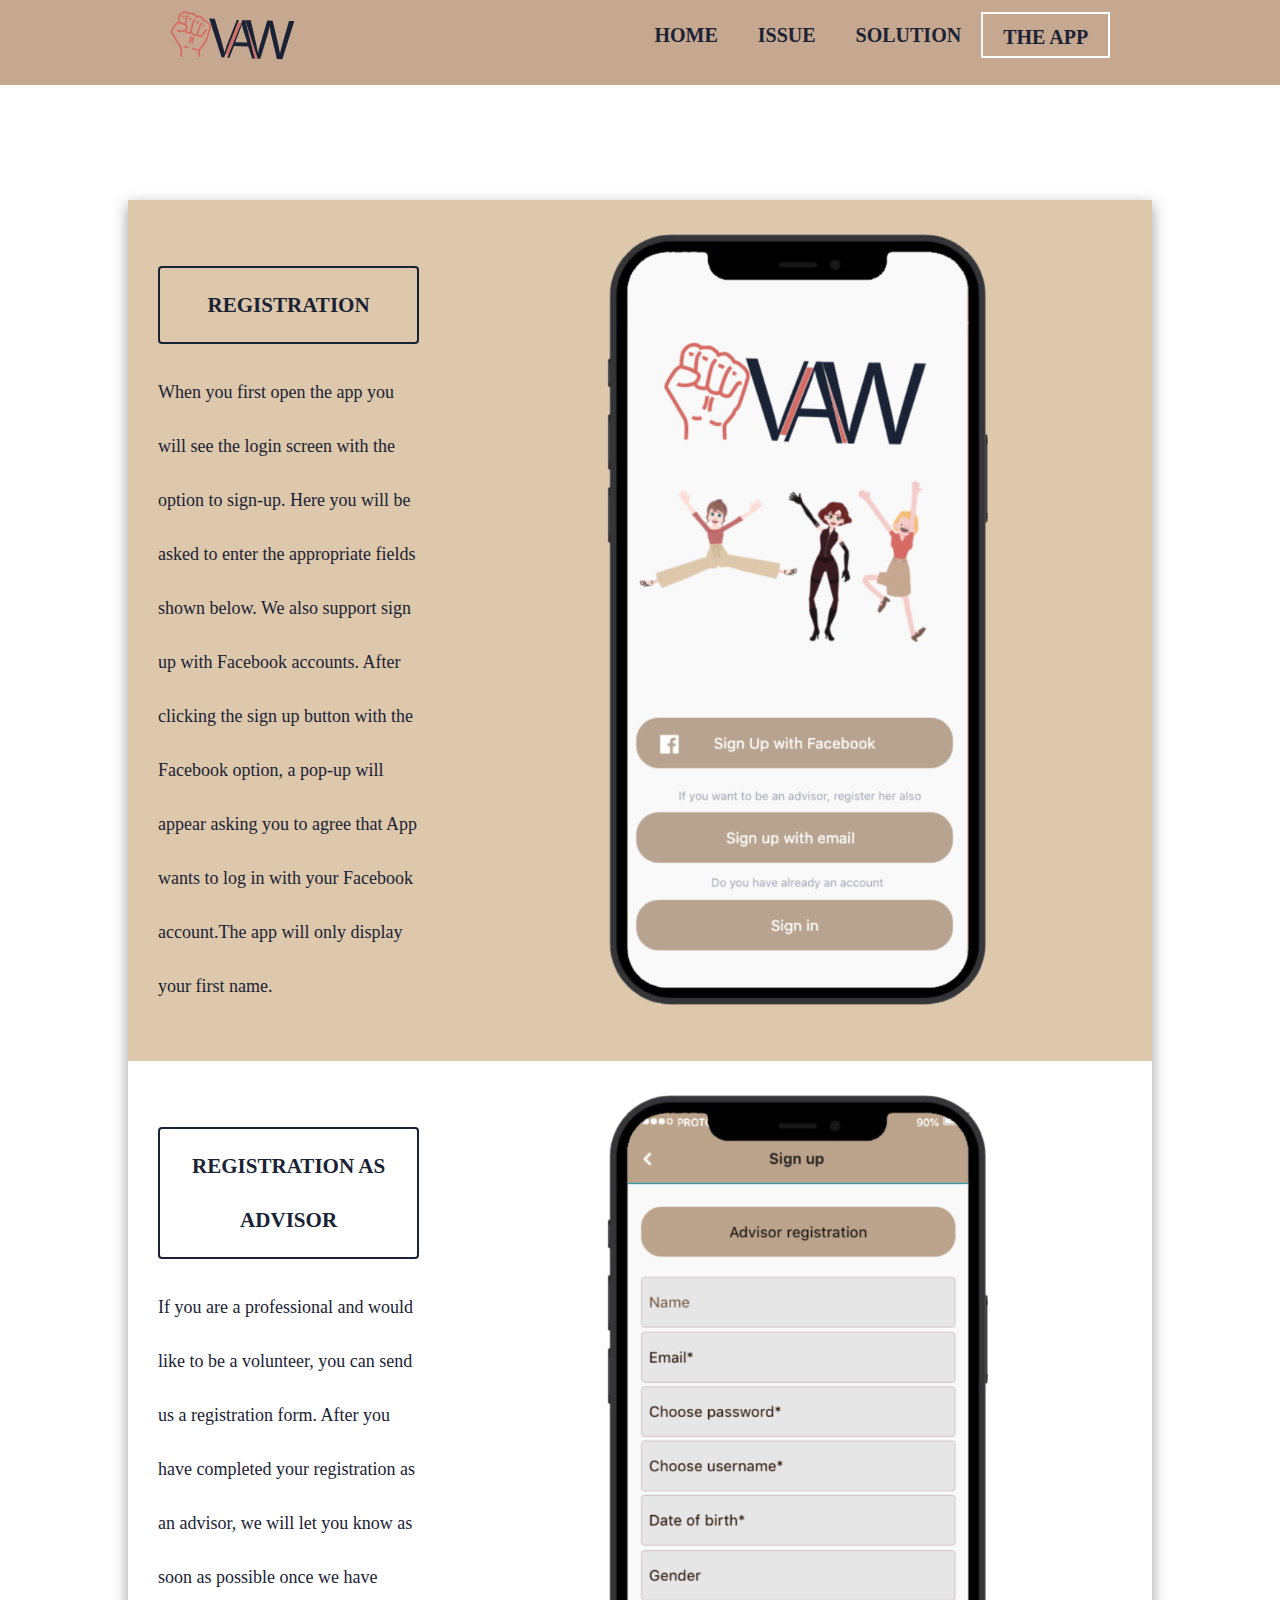
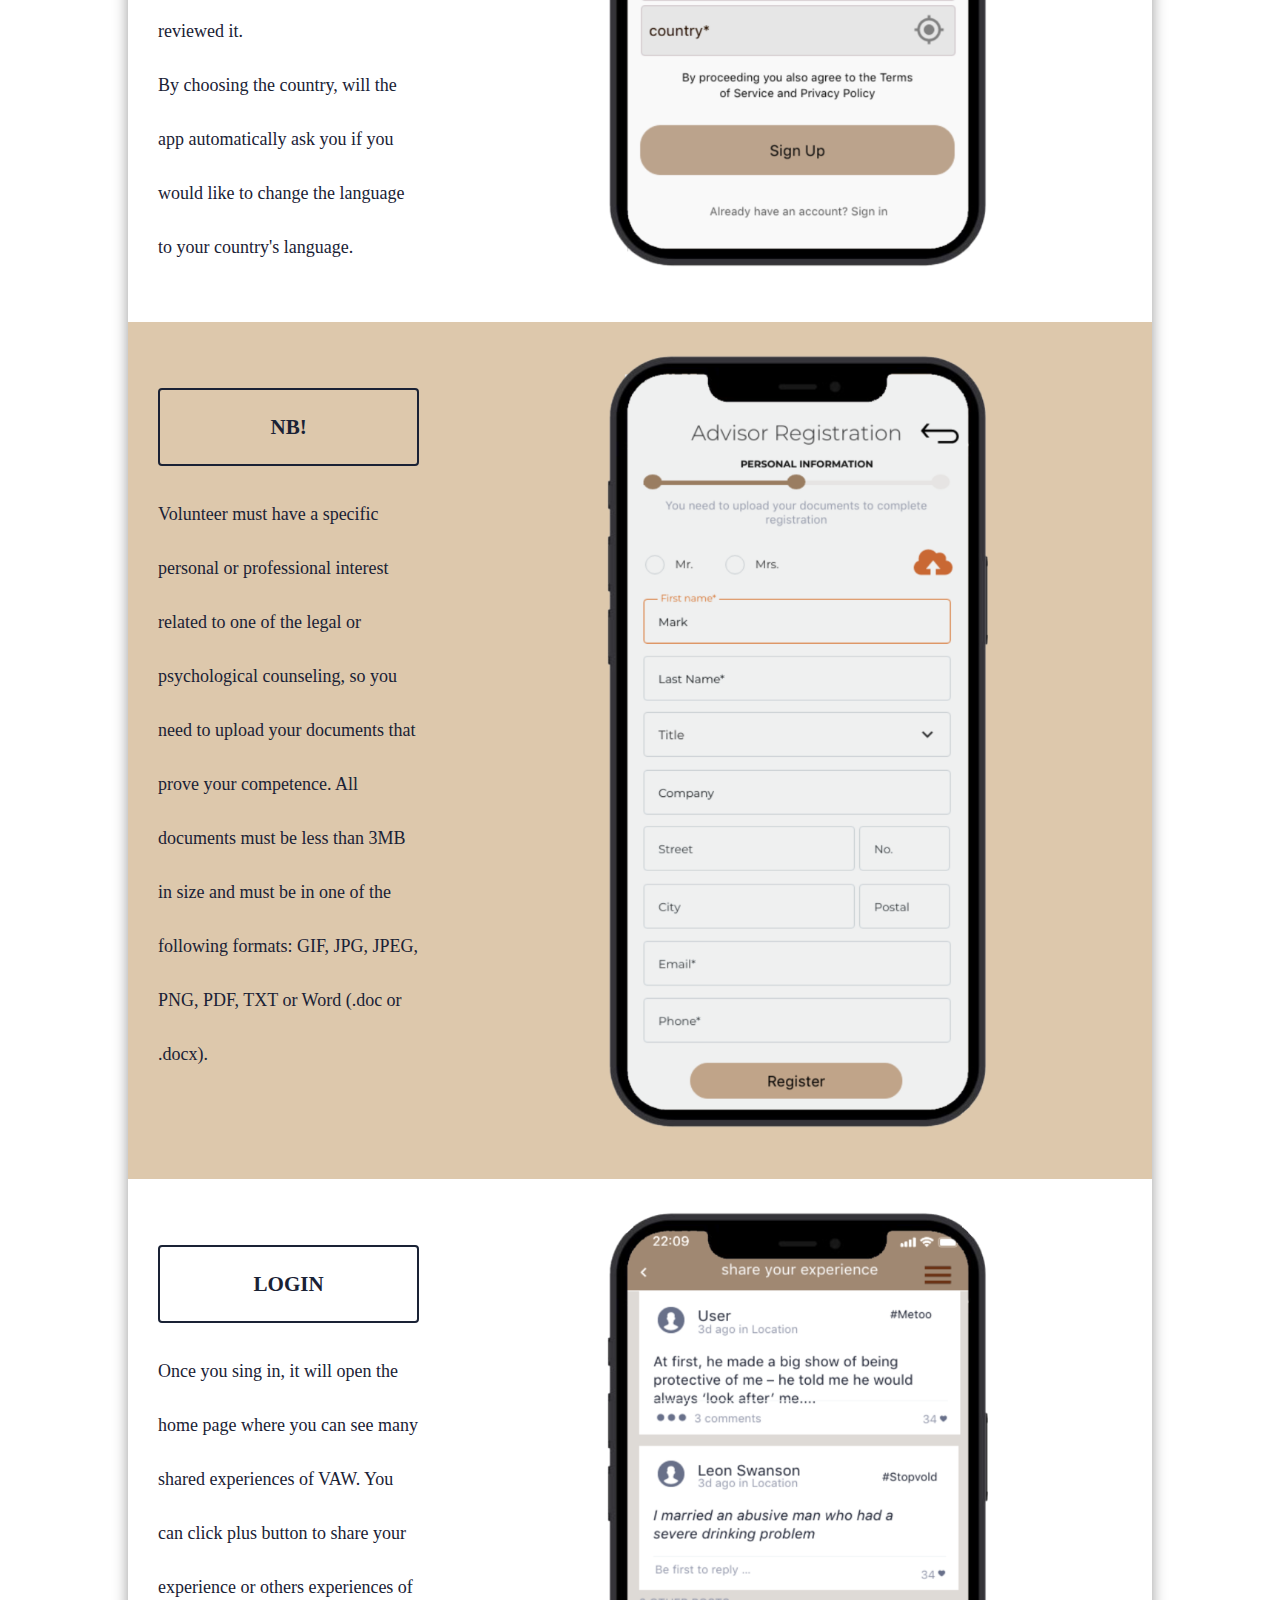
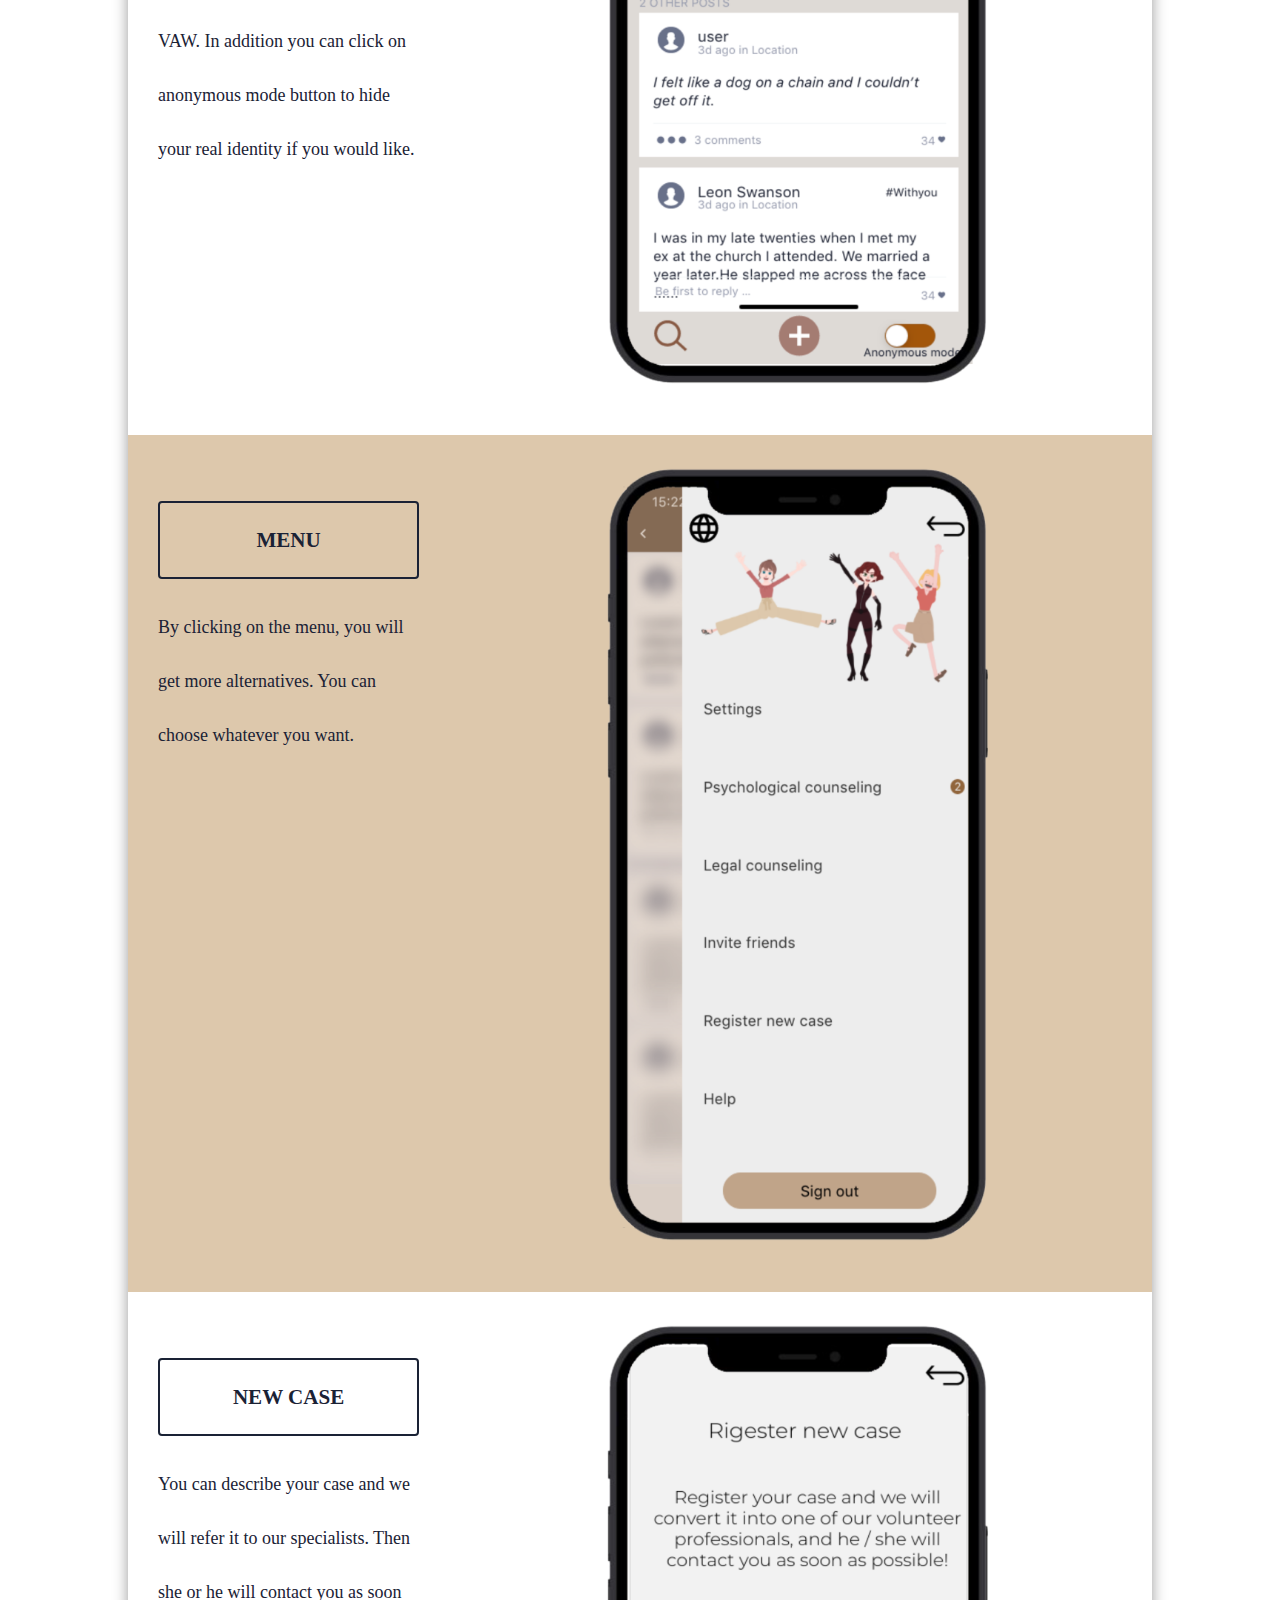
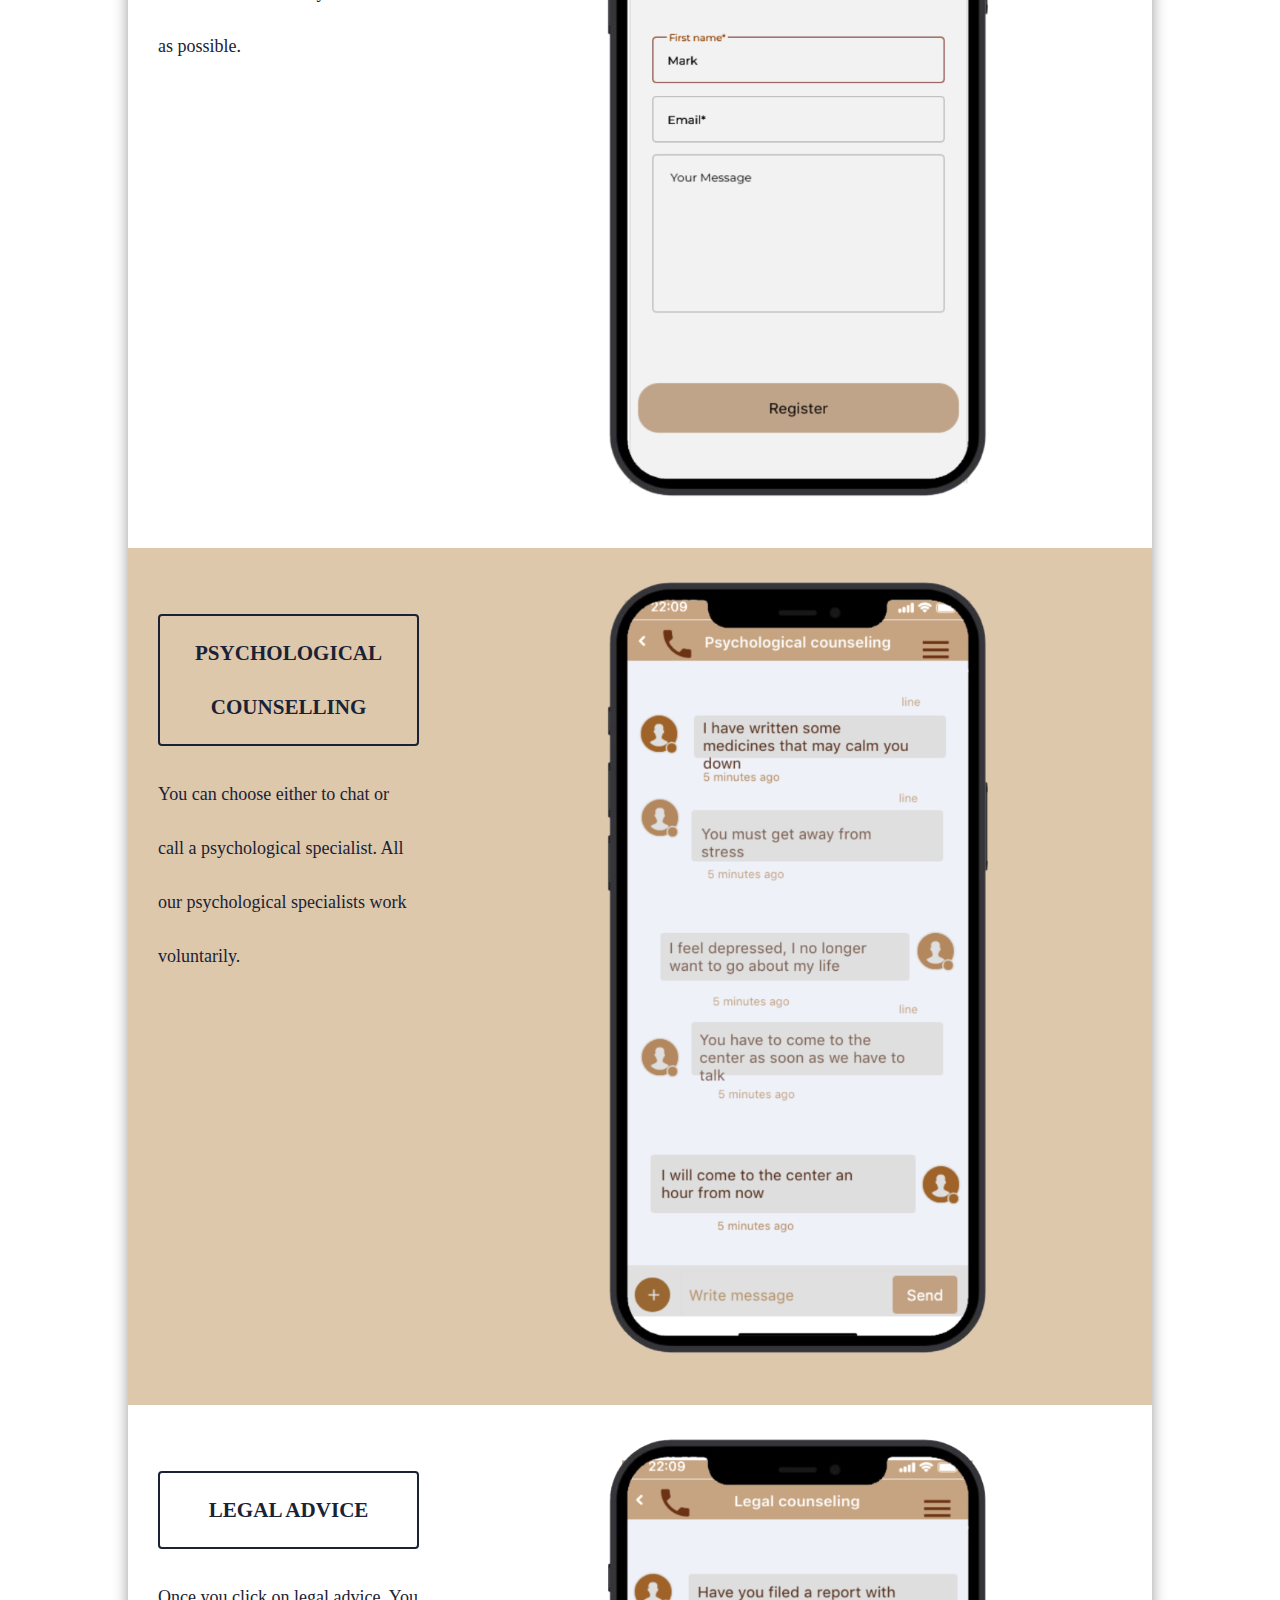
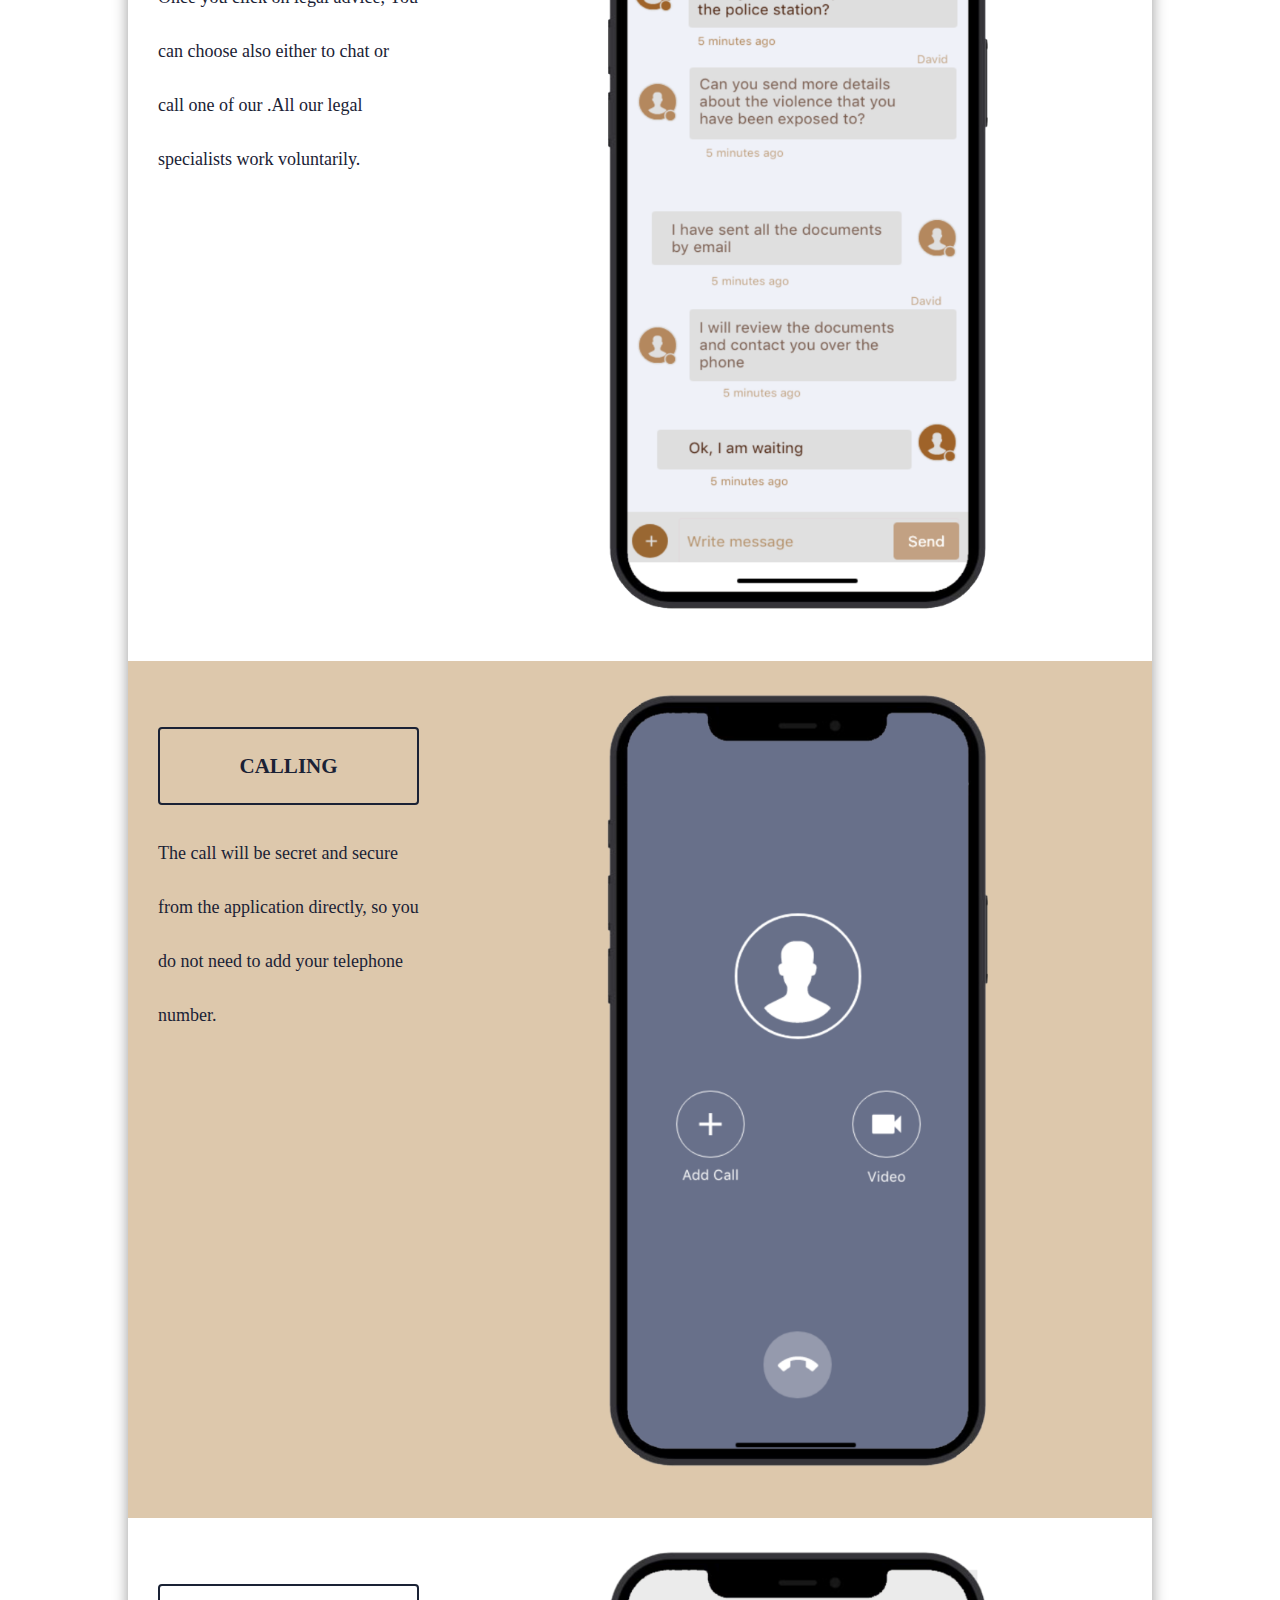
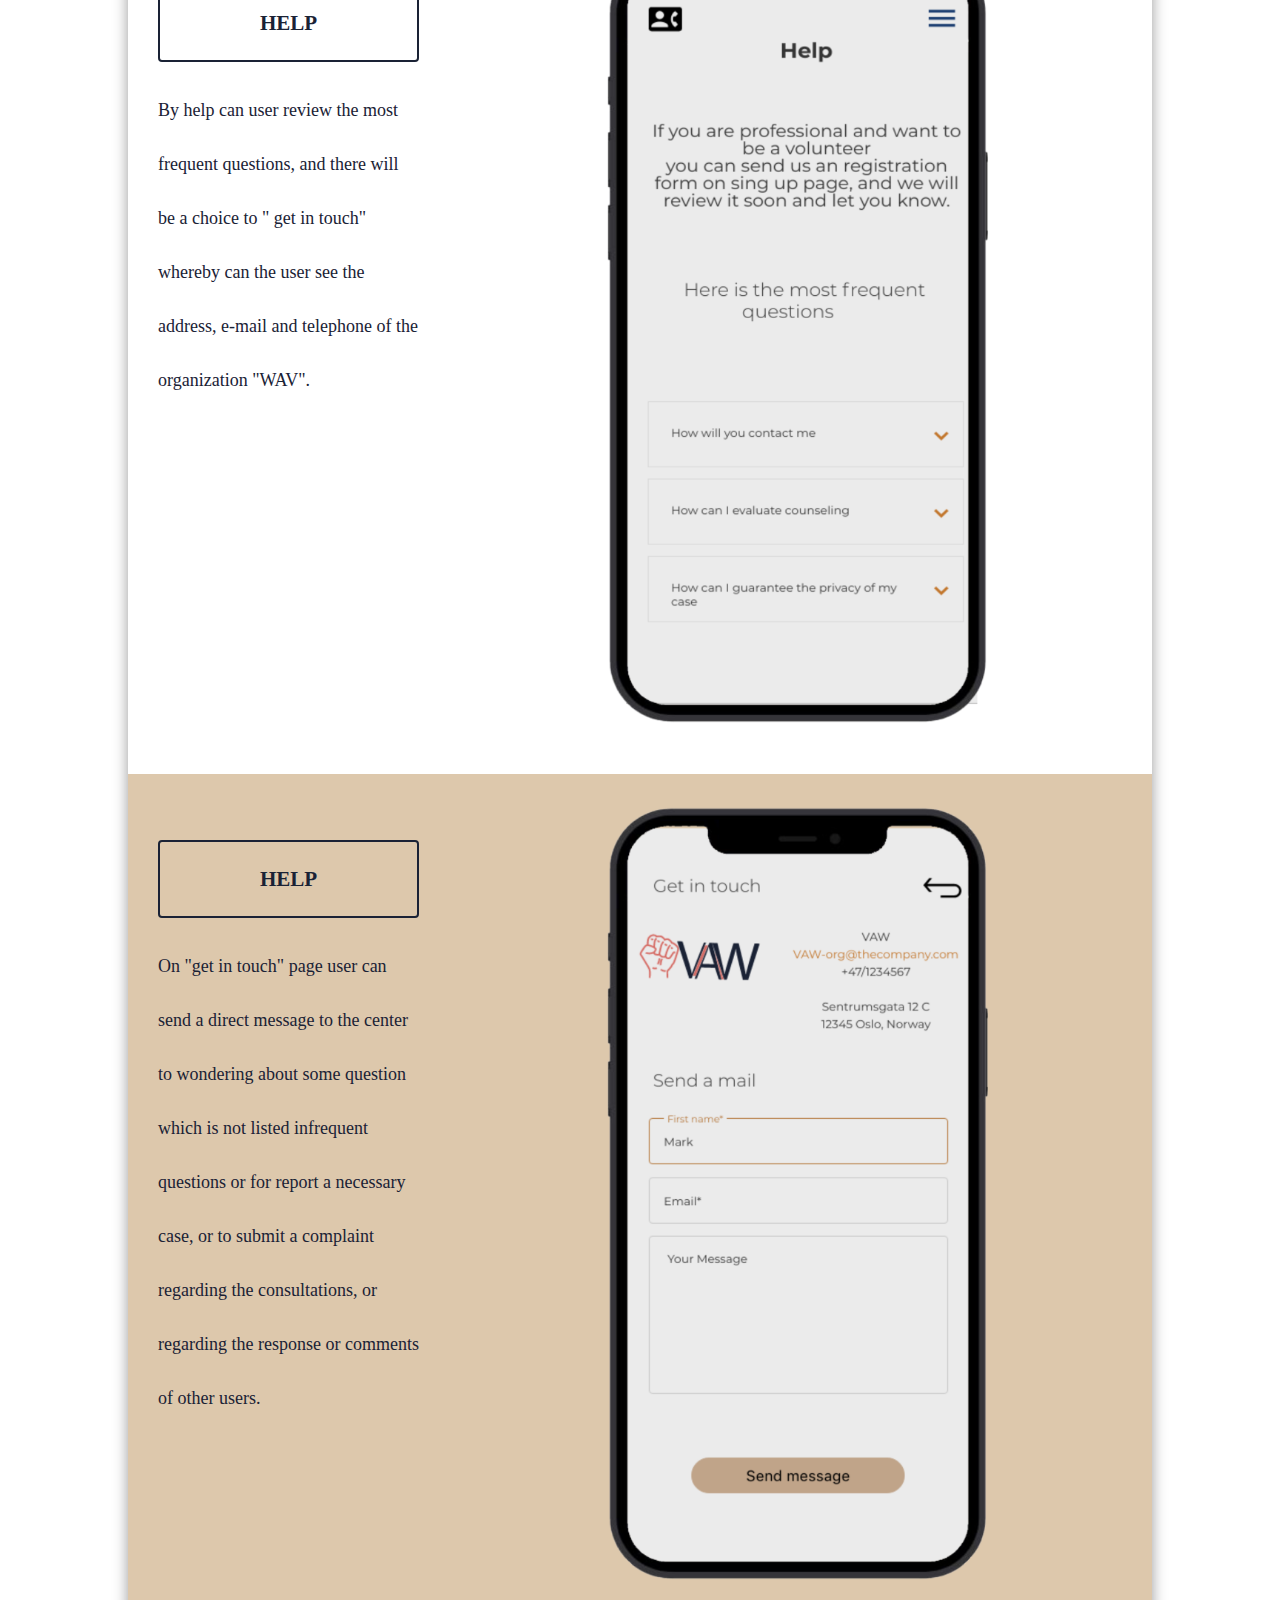
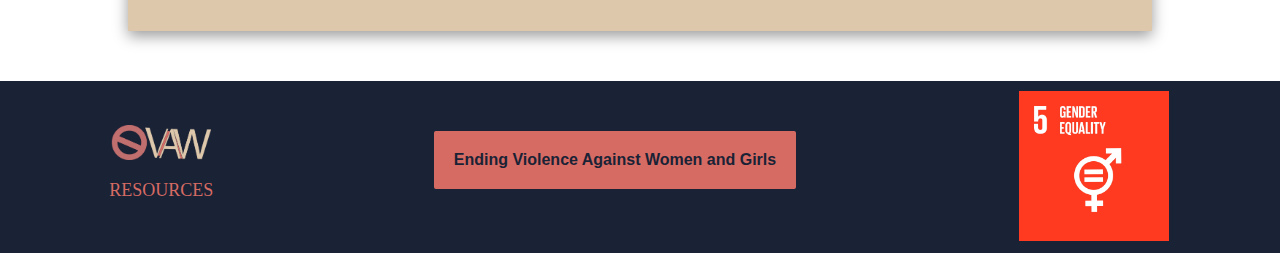
<file: nettside/app.html>
<!DOCTYPE html>
<html lang="en">
<head>
    <meta charset="UTF-8">
    <title>FinalProject</title>
    <link href="style.css" type="text/css" rel="stylesheet">
    <link rel="icon" href="images/icon.svg">
    <meta name="viewport" content="width=device-width, initial-scale=1.0">

</head>
<body>
<header>
    <a href="home.html" class="logo">
        <img src="images/N_logo.svg" alt="logo image">
    </a>
    <nav>
        <a href="home.html">home</a>
        <a href="issue.html">issue</a>
        <a href="solution.html">solution</a>
        <a href="app.html" class="active">The App</a>
    </nav>
    <div class="menu-wrap">
        <label for="toggler" class="hide">Menue</label>
        <input type="checkbox" id="toggler">
        <div class="hamburger">
            <div></div>
        </div>
        <div class="menu">
            <div>
                <div>
                    <ul>
                        <li><a href="home.html">home</a></li>
                        <li><a href="issue.html">issue</a></li>
                        <li><a href="solution.html">solution</a></li>
                        <li><a href="app.html">The App</a></li>
                        <li><a href="about_us.html">about us</a></li>
                    </ul>
                </div>
            </div>

        </div>
    </div>
</header>
<main class="app">
    <div class="box">
        <div class="txt">
            <h3> Registration </h3>
            <p>
                When you first open the app you will see the login screen with the option to sign-up.
                Here you will be asked to enter the appropriate fields shown below. We also support sign up with
                Facebook accounts.
                After clicking the sign up button with the Facebook option, a pop-up will appear asking you to agree
                that App wants to log in with your Facebook account.The app will only display your first name.
            </p>
        </div>
        <div class="pic">
            <img src="images/App/signup_1.png" alt="registration screen">
        </div>
    </div>
    <div class="box">
        <div class="txt">
            <h3> Registration as advisor </h3>
            <p>
                If you are a professional and would like to be a volunteer, you can send us a registration form.
                After you have completed your registration as an advisor, we will let you know as soon as possible
                once we have reviewed it.<br> By choosing the country, will the app automatically ask you if you would
                like to change the language to your country's language.
            </p>

        </div>
        <div class="pic">
            <img src="images/App/signup_2.png" alt="signup screen">
        </div>
    </div>
    <div class="box">
        <div class="txt">
            <h3> NB! </h3>
            <p>
                Volunteer must have a specific personal or professional interest related to one of the legal or
                psychological counseling, so you need to upload your documents that prove your competence.
                All documents must be less than 3MB in size and must be in one of the following formats:
                GIF, JPG, JPEG, PNG, PDF, TXT or Word (.doc or .docx).
            </p>

        </div>
        <div class="pic">
            <img src="images/App/advreg.png" alt="signup screen">
        </div>
    </div>
    <div class="box">
        <div class="txt">
            <h3> Login </h3>
            <p>
                Once you sing in, it will open the home page where you can see many shared experiences of VAW.
                You can click plus button to share your experience or others experiences of VAW.
                In addition you can click on anonymous mode button to hide your real identity if you would like.
            </p>
        </div>
        <div class="pic">
            <img src="images/App/chat.png" alt="share screen">
        </div>
    </div>
    <div class="box">
        <div class="txt">
            <h3> Menu </h3>
            <p>
                By clicking on the menu, you will get more alternatives. You can choose whatever you want.
            </p>
        </div>
        <div class="pic">
            <img src="images/App/menu.png" alt="menu screen">
        </div>
    </div>
    <div class="box">
        <div class="txt">
            <h3> New Case </h3>
            <p>
                You can describe your case and we will refer it to our specialists. Then she or he
                will contact you as soon as possible.
            </p>
        </div>
        <div class="pic">
            <img src="images/App/newcase.png" alt="new case screen">
        </div>
    </div>
    <div class="box">
        <div class="txt">
            <h3> psychological counselling </h3>
            <p>
                You can choose either to chat or call a psychological specialist.
                All our psychological specialists work voluntarily.
            </p>
        </div>
        <div class="pic">
            <img src="images/App/psy.png" alt="psychological screen">
        </div>
    </div>
    <div class="box">
        <div class="txt">
            <h3> Legal advice </h3>
            <p>
                Once you click on legal advice,
                You can choose also either to chat or call
                one of our .All our legal specialists work voluntarily.
            </p>
        </div>
        <div class="pic">
            <img src="images/App/legal.png" alt="legal screen">
        </div>
    </div>
    <div class="box">
        <div class="txt">
            <h3> Calling </h3>
            <p>
                The call will be secret and secure from the application directly,
                so you do not need to add your telephone number.
            </p>
        </div>
        <div class="pic">
            <img src="images/App/call.png" alt="call screen">
        </div>
    </div>
    <div class="box">
        <div class="txt">
            <h3> help </h3>
            <p>
                By help can user review the most frequent questions, and there will be a choice to " get in touch"
                whereby can the user see the address, e-mail and telephone of the organization "WAV".
            </p>
        </div>
        <div class="pic">
            <img src="images/App/help.png" alt="help screen">
        </div>
    </div>
    <div class="box">
        <div class="txt">
            <h3> help </h3>
            <p>
                On "get in touch" page user can send a direct message to the center to wondering about some question
                which is not listed infrequent questions or for report a necessary case, or to submit a complaint
                regarding the consultations, or regarding the response or comments of other users.
            </p>
        </div>
        <div class="pic">
            <img src="images/App/contact.png" alt="help screen">
        </div>
    </div>
</main>
<footer>
    <div class="part1">
        <a href="home.html">
            <img src="images/logo_footer.png" alt="logo image">
        </a>
        <a href="resources.html" target="_blank">
            Resources
        </a>
    </div>
    <div class="part2">
        <a href="https://www.un.org/sustainabledevelopment/ending-violence-against-women-and-girls/" target="_blank">
            <button> Ending Violence Against Women and Girls</button>
        </a>
    </div>

    <div class="part3">
        <img src="images/E_GIF_05.gif" alt="Goal image">
    </div>

</footer>
</body>
</html>
</file>
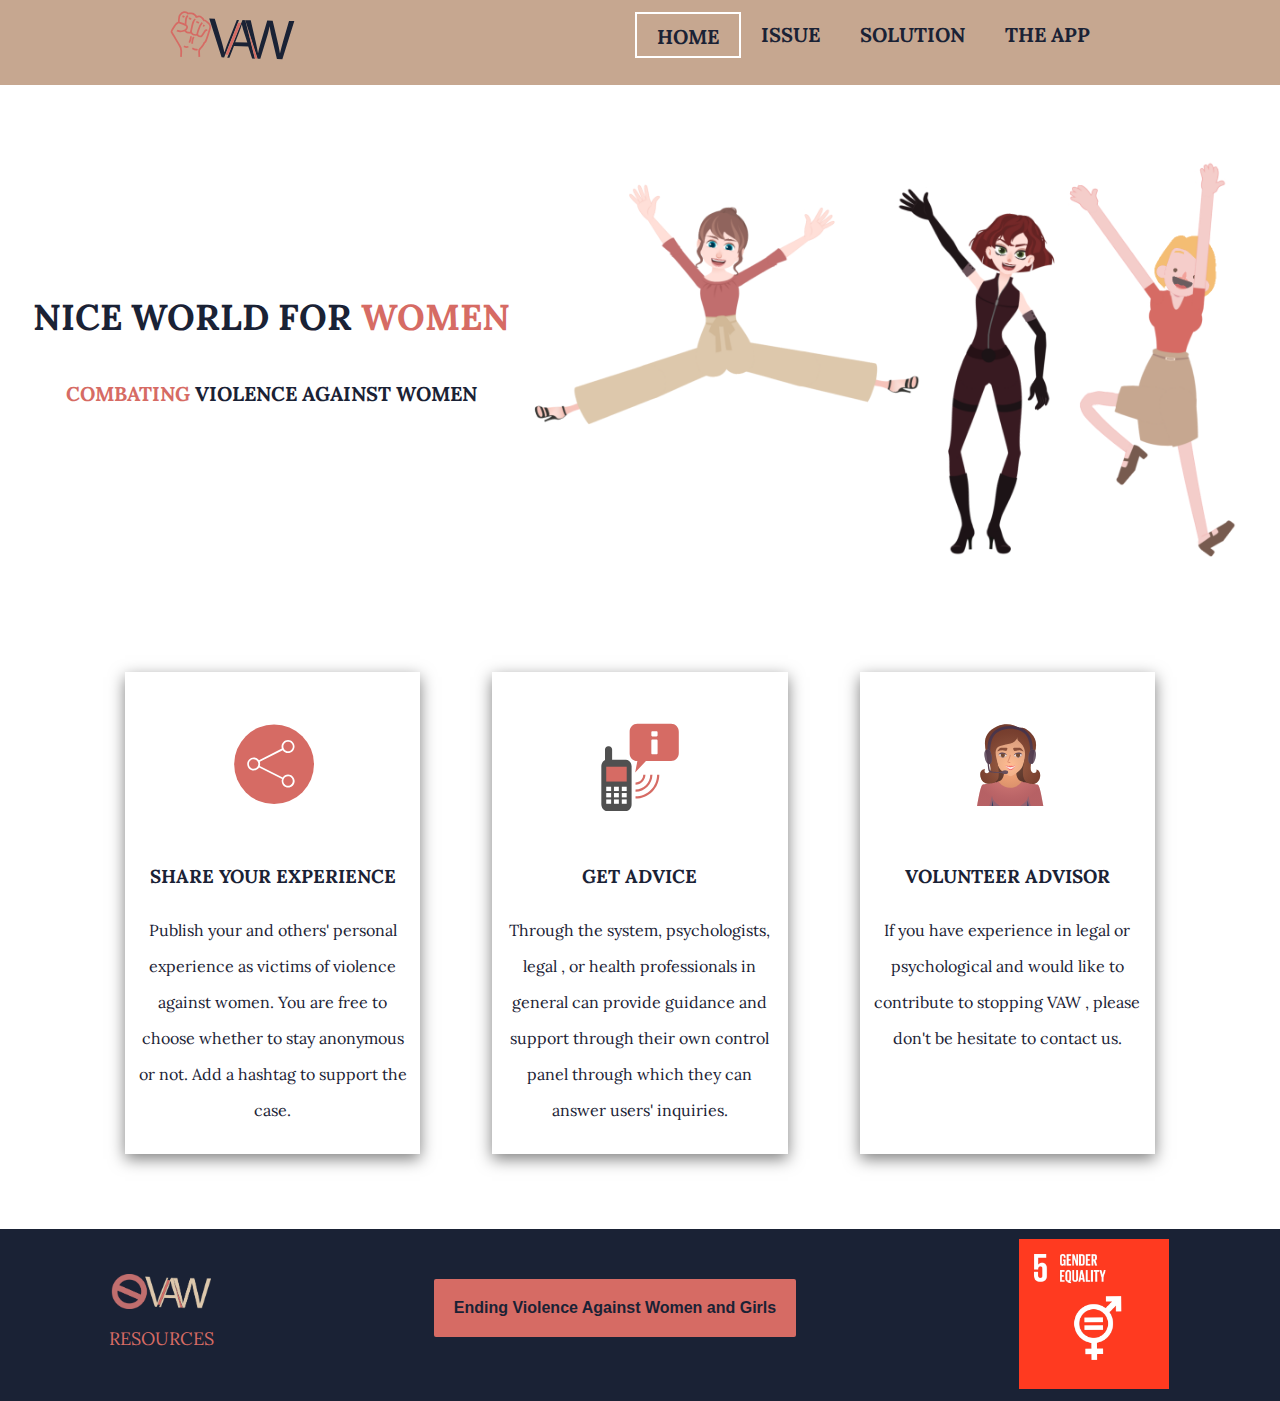
<file: nettside/home.html>
<!DOCTYPE html>
<html lang="en">
<head>
    <meta charset="UTF-8">
    <title>FinalProject</title>
    <link href="style.css" type="text/css" rel="stylesheet">
    <link rel="icon" href="images/icon.svg">
    <meta name="viewport" content="width=device-width, initial-scale=1.0">
    <link rel="preconnect" href="https://fonts.gstatic.com">
    <link href="https://fonts.googleapis.com/css2?family=Lora:ital@1&display=swap" rel="stylesheet">
</head>
<body>
<header>
    <a href="home.html" class="logo">
        <img src="images/N_logo.svg" alt="logo image">
    </a>
    <nav>
        <a href="home.html" class="active">home</a>
        <a href="issue.html">issue</a>
        <a href="solution.html">solution</a>
        <a href="app.html">The App</a>
    </nav>
    <div class="menu-wrap">
        <label for="toggler" class="hide">Menue</label>
        <input type="checkbox" id="toggler">
        <div class="hamburger">
            <div></div>
        </div>
        <div class="menu">
            <div>
                <div>
                    <ul>
                        <li><a href="home.html">home</a></li>
                        <li><a href="issue.html">issue</a></li>
                        <li><a href="solution.html">solution</a></li>
                        <li><a href="app.html">The App</a></li>
                        <li><a href="about_us.html">about us</a></li>
                    </ul>
                </div>
            </div>

        </div>
    </div>
</header>
<div id="show">
    <div class="show_txt">
        <h1>nice world for <span class="color">women </span></h1>
        <h2><span class="color">combating</span> violence against women</h2>
    </div>

    <div class="pic">
        <img src="images/1.png" alt="background image">
    </div>
</div>
<main>
    <section id="home-part2">
        <div class="boxes">
            <div class="box">
                <img src="images/share.svg" alt="advice logo">
                <div class="container">
                    <h3>share your experience</h3>
                    <p>Publish your and others' personal experience as victims of violence against women.
                        You are free to choose whether to stay anonymous or not. Add a hashtag to support the case.</p>
                </div>
            </div>
            <div class="box">
                <img src="images/call.svg" alt="advice logo">
                <div class="container">
                    <h3>Get advice</h3>
                    <p>Through the system, psychologists, legal , or health professionals in general can provide
                        guidance and support through their own control panel through which they can answer users'
                        inquiries.</p>
                </div>
            </div>
            <div class="box">
                <img src="images/advice_2.svg" alt="call logo">
                <div class="container ">
                    <h3>Volunteer Advisor</h3>
                    <p>If you have experience in legal or psychological and would like to contribute to stopping
                        VAW , please don't be hesitate to contact us.</p>
                </div>

            </div>
        </div>
        <div class="home-pic">
        </div>
    </section>
</main>
<footer>
    <div class="part1">
        <a href="home.html">
            <img src="images/logo_footer.png" alt="logo image">
        </a>
        <a href="resources.html" target="_blank">
            Resources
        </a>
    </div>
    <div class="part2">
        <a href="https://www.un.org/sustainabledevelopment/ending-violence-against-women-and-girls/" target="_blank">
            <button> Ending Violence Against Women and Girls</button>
        </a>
    </div>

    <div class="part3">
        <img src="images/E_GIF_05.gif" alt="Goal image">
    </div>

</footer>

<script>
    // Disable right-click
    document.addEventListener('contextmenu', function(e) {
        e.preventDefault();
    });

    // Add overlay to deter screenshots (optional)
    const overlay = document.createElement('div');
    overlay.id = 'screenshotOverlay';
    document.body.appendChild(overlay);

    // Detect Print Screen key press and show overlay (may not work in all browsers)
    document.addEventListener('keyup', function(e) {
        if (e.key === 'PrintScreen') {
            
            alert("Screenshots are discouraged on this page.");
            overlay.style.display = 'block';
            setTimeout(() => overlay.style.display = 'none', 200); // Hide after a moment
        }
    });
</script>
</body>
</html>
</file>
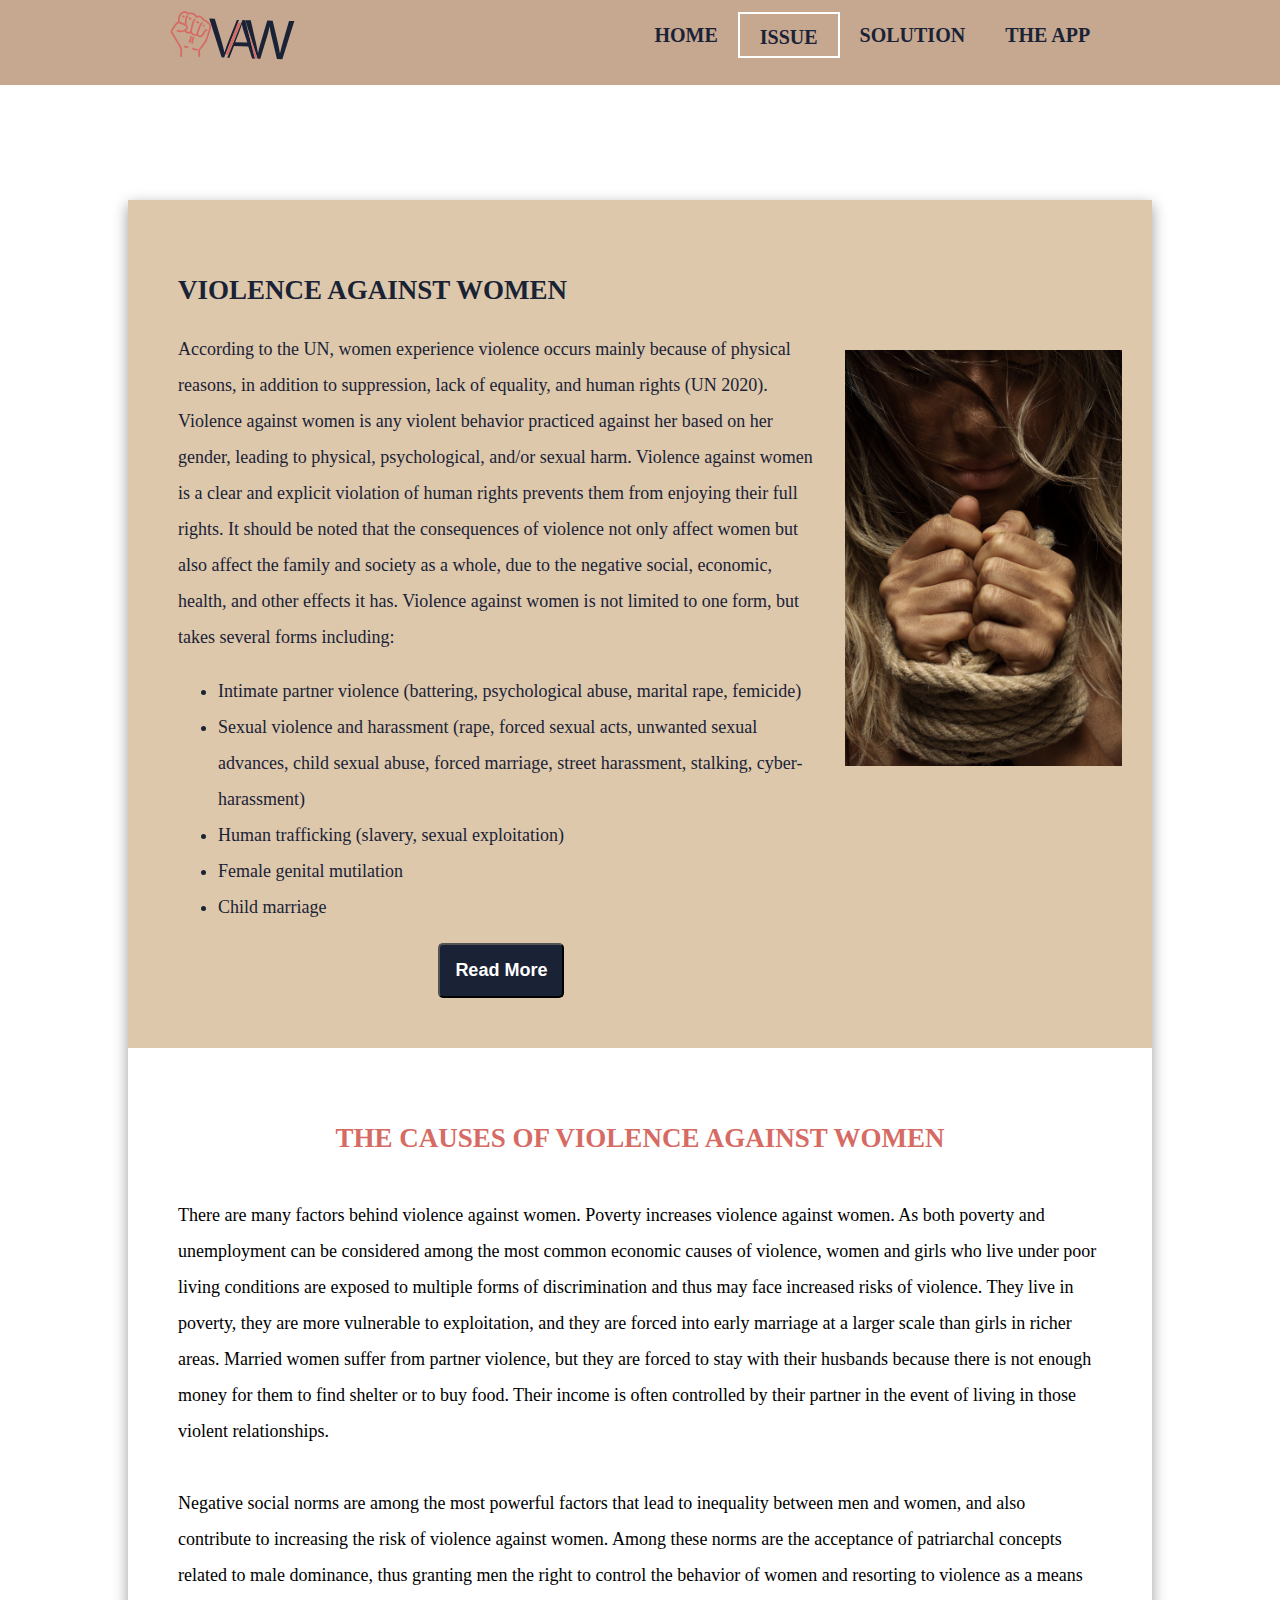
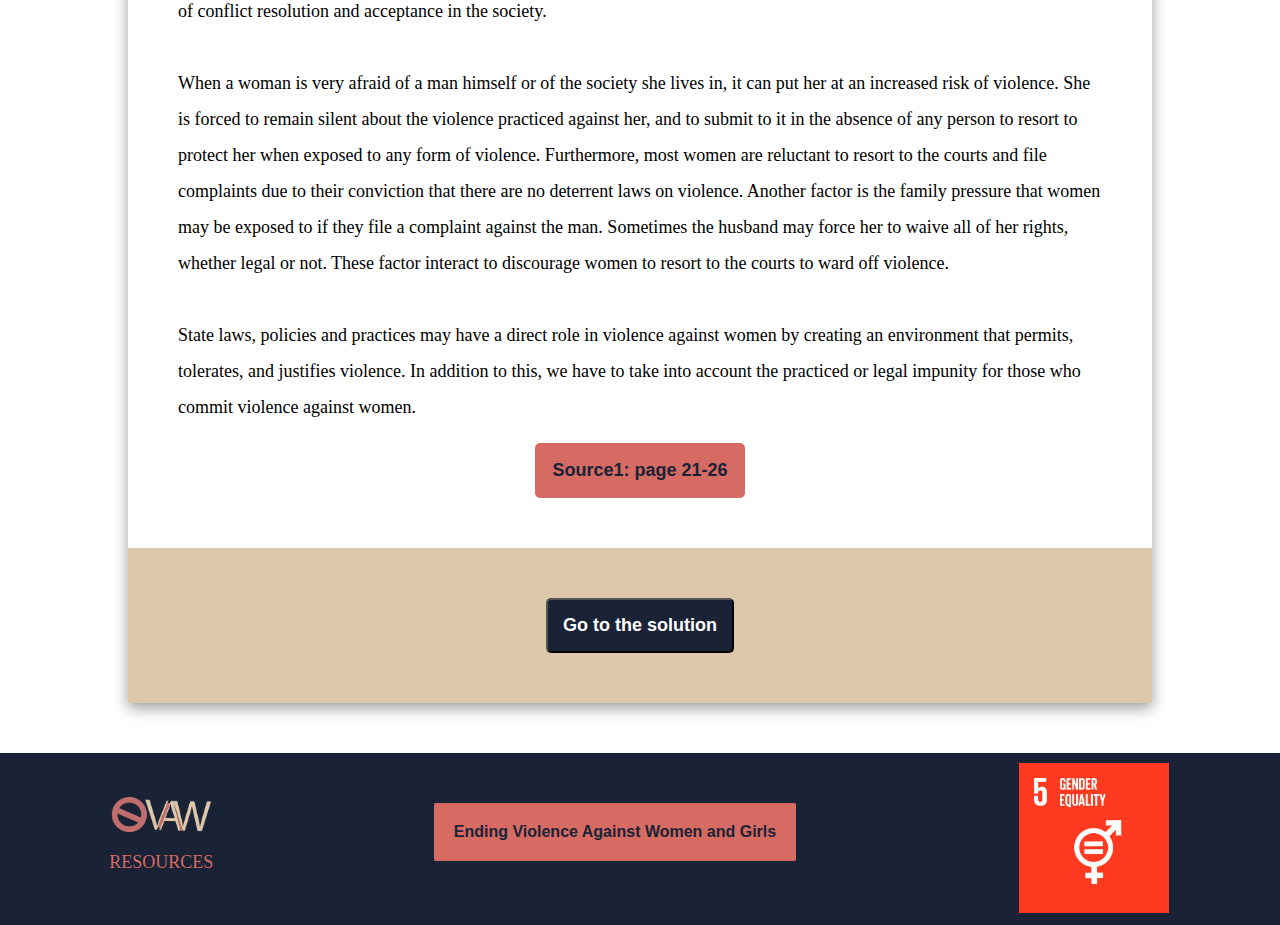
<file: nettside/issue.html>
<!DOCTYPE html>
<html lang="en">
<head>
    <meta charset="UTF-8">
    <title>FinalProject</title>
    <link href="style.css" type="text/css" rel="stylesheet">
    <link rel="icon" href="images/icon.svg">
    <meta name="viewport" content="width=device-width, initial-scale=1.0">

</head>
<body>
<header>
    <a href="home.html" class="logo">
        <img src="images/N_logo.svg" alt="logo image">
    </a>
    <nav>
        <a href="home.html">home</a>
        <a href="issue.html" class="active">issue</a>
        <a href="solution.html">solution</a>
        <a href="app.html">The App</a>
    </nav>
    <div class="menu-wrap">
        <label for="toggler" class="hide">Menue</label>
        <input type="checkbox" id="toggler">
        <div class="hamburger">
            <div></div>
        </div>
        <div class="menu">
            <div>
                <div>
                    <ul>
                        <li><a href="home.html">home</a></li>
                        <li><a href="issue.html">issue</a></li>
                        <li><a href="solution.html">solution</a></li>
                        <li><a href="app.html">The App</a></li>
                    </ul>
                </div>
            </div>

        </div>
    </div>
</header>
<main class="issue">
    <section id="part1">
        <div class="txt">
            <h2>Violence against women</h2>
            <p>
                According to the UN, women experience violence occurs mainly
                because of physical reasons, in addition to suppression, lack of equality, and human rights (UN 2020).
                Violence against women is any violent behavior practiced against her
                based on her gender, leading to physical, psychological, and/or sexual harm. Violence against
                women is a clear and explicit violation of human rights prevents them from enjoying their full
                rights. It should be noted that the consequences of violence not only affect women but also
                affect the family and society as a whole, due to the negative social, economic, health,
                and other effects it has. Violence against women is not limited to one form, but takes several
                forms including:
            </p>
            <ul>
                <li>Intimate partner violence (battering, psychological abuse, marital rape, femicide)</li>
                <li>Sexual violence and harassment (rape, forced sexual acts, unwanted sexual advances,
                    child sexual abuse, forced marriage, street harassment, stalking, cyber- harassment)
                </li>
                <li>Human trafficking (slavery, sexual exploitation)</li>
                <li>Female genital mutilation</li>
                <li>Child marriage</li>
            </ul>
            <div class="btn">
                <a href="https://www.un.org/en/observances/ending-violence-against-women-day" target="_blank">
                    <button>Read More</button>
                </a>
            </div>
        </div>
        <div class="pic">
            <img src="images/violnce.jpg" alt="violnce image">
        </div>

    </section>
    <section id="part2">
        <h2>The causes of violence against women</h2>
        <p>
            There are many factors behind violence against women. Poverty increases violence against women.
            As both poverty and unemployment can be considered among the most common economic causes of
            violence, women and girls who live under poor living conditions are exposed to multiple forms
            of discrimination and thus may face increased risks of violence. They live in poverty,
            they are more vulnerable to exploitation, and they are forced into early marriage at a larger
            scale than girls in richer areas. Married women suffer from partner violence, but they are
            forced to stay with their husbands because there is not enough money for them to find shelter
            or to buy food. Their income is often controlled by their partner in the event of living in
            those violent relationships.
        </p>
        <p>
            Negative social norms are among the most powerful factors that lead to inequality between men
            and women, and also contribute to increasing the risk of violence against women.
            Among these norms are the acceptance of patriarchal concepts related to male dominance,
            thus granting men the right to control the behavior of women and resorting to violence as
            a means of conflict resolution and acceptance in the society.
        </p>
        <p>
            When a woman is very afraid of a man himself or of the society she lives in, it can put her
            at an increased risk of violence. She is forced to remain silent about the violence practiced
            against her, and to submit to it in the absence of any person to resort to protect her when
            exposed to any form of violence. Furthermore, most women are reluctant to resort to the courts
            and file complaints due to their conviction that there are no deterrent laws on violence.
            Another factor is the family pressure that women may be exposed to if they file a complaint
            against the man. Sometimes the husband may force her to waive all of her rights, whether legal
            or not. These factor interact to discourage women to resort to the courts to ward off violence.
        </p>
        <p>
            State laws, policies and practices may have a direct role in violence against women by creating
            an environment that permits, tolerates, and justifies violence. In addition to this, we have to
            take into account the practiced or legal impunity for those who commit violence against women.
        </p>
        <div class="btn">
            <a href="https://www.europarl.europa.eu/RegData/etudes/STUD/2016/556931/IPOL_STU(2016)556931_EN.pdf"
               target="_blank">
                <button>Source1: page 21-26</button>
            </a>
        </div>
    </section>
    <section id="part3">
        <div class="solution">
            <div class="btn">
                <a href="solution.html" target="_blank">
                    <button>Go to the solution</button>
                </a>
            </div>
        </div>

    </section>
</main>
<footer>
    <div class="part1">
        <a href="home.html">
            <img src="images/logo_footer.png" alt="logo image">
        </a>
        <a href="resources.html" target="_blank">
            Resources
        </a>
    </div>
    <div class="part2">
        <a href="https://www.un.org/sustainabledevelopment/ending-violence-against-women-and-girls/" target="_blank">
            <button> Ending Violence Against Women and Girls</button>
        </a>
    </div>

    <div class="part3">
        <img src="images/E_GIF_05.gif" alt="Goal image">
    </div>

</footer>
</body>
</html>
</file>
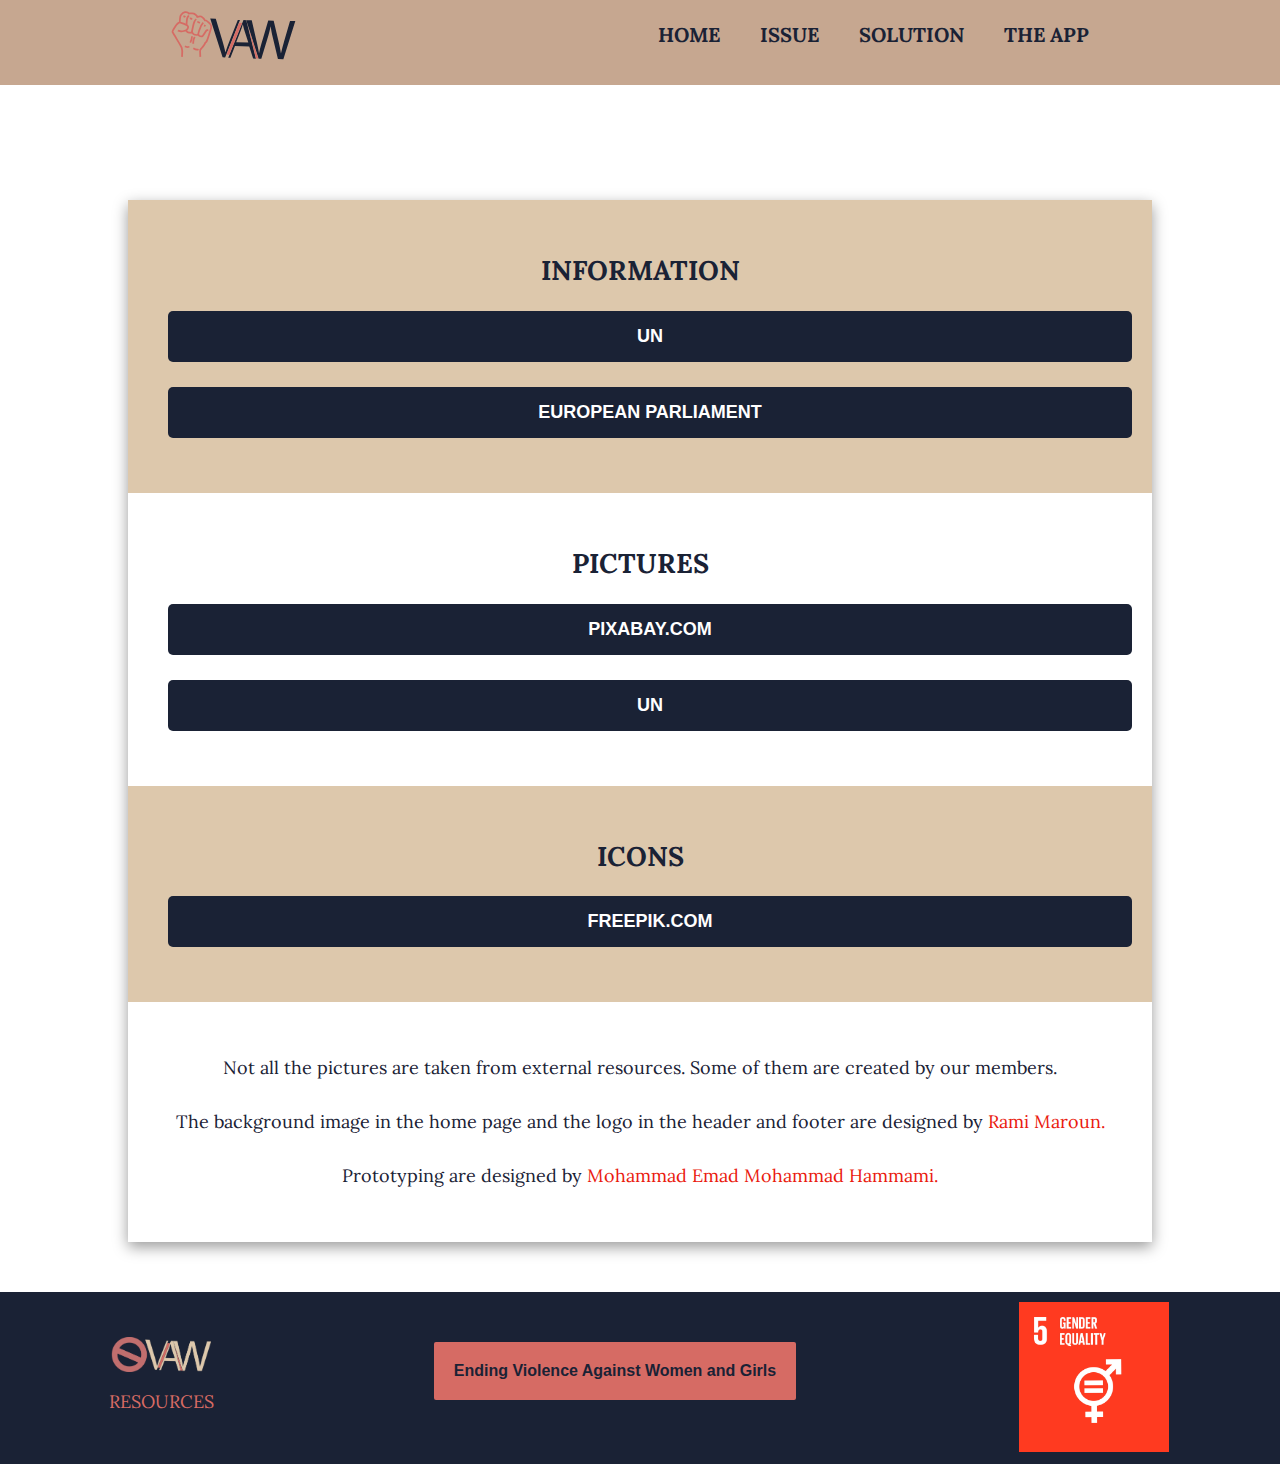
<file: nettside/resources.html>
<!DOCTYPE html>
<html lang="en">
<head>
    <meta charset="UTF-8">
    <title>FinalProject</title>
    <link href="style.css" type="text/css" rel="stylesheet">
    <meta name="viewport" content="width=device-width, initial-scale=1.0">
    <link rel="icon" href="images/icon.svg">
    <link rel="preconnect" href="https://fonts.gstatic.com">
    <link href="https://fonts.googleapis.com/css2?family=Lora:ital@1&display=swap" rel="stylesheet">
</head>
<body>
<header>
    <a href="home.html" class="logo">
        <img src="images/N_logo.svg" alt="logo image">
    </a>
    <nav>
        <a href="home.html">home</a>
        <a href="issue.html">issue</a>
        <a href="solution.html">solution</a>
        <a href="app.html">The App</a>
    </nav>
    <div class="menu-wrap">
        <label for="toggler" class="hide">Menue</label>
        <input type="checkbox" id="toggler">
        <div class="hamburger">
            <div></div>
        </div>
        <div class="menu">
            <div>
                <div>
                    <ul>
                        <li><a href="home.html">home</a></li>
                        <li><a href="issue.html">issue</a></li>
                        <li><a href="solution.html">solution</a></li>
                        <li><a href="app.html">The App</a></li>
                    </ul>
                </div>
            </div>

        </div>
    </div>
</header>
<main class="resources">
    <div class="box">
        <div class="txt">
            <h2> Information </h2>
            <a href="https://www.un.org/en/observances/ending-violence-against-women-day" target="_blank">
                <button>un</button>
            </a>
            <a href="https://www.europarl.europa.eu/RegData/etudes/STUD/2016/556931/IPOL_STU(2016)556931_EN.pdf"
               target="_blank">
                <button>European Parliament</button>
            </a>
        </div>
    </div>
    <div class="box">
        <div class="txt">
            <h2> pictures </h2>
            <a href="https://pixabay.com/photos/rope-bondage-model-hands-woman-2322774/" target="_blank">
                <button>pixabay.com</button>
            </a>
            <a href="https://www.un.org/sustainabledevelopment/ending-violence-against-women-and-girls/"
               target="_blank">
                <button>un</button>

            </a>
        </div>
    </div>
    <div class="box">
        <div class="txt">
            <h2> Icons </h2>
            <a href="https://www.freepik.com/vectors/technology" target="_blank">
                <button>freepik.com</button>
            </a>

        </div>
    </div>
    <div class="box">
        <div class="txt">
            <p>
                Not all the pictures are taken from external resources. Some of them are created by our members.
            </p>

            <p>The background image in the home page and the logo in the header and footer are designed by
                <span class="dark_color">Rami Maroun.</span>
            </p>

            <p>
                Prototyping are designed by <span class="dark_color">Mohammad Emad Mohammad Hammami.</span>
            </p>

        </div>
    </div>

</main>
<footer>
    <div class="part1">
        <a href="home.html">
            <img src="images/logo_footer.png" alt="logo image">
        </a>
        <a href="resources.html" target="_blank">
            Resources
        </a>
    </div>
    <div class="part2">
        <a href="https://www.un.org/sustainabledevelopment/ending-violence-against-women-and-girls/" target="_blank">
            <button> Ending Violence Against Women and Girls</button>
        </a>
    </div>

    <div class="part3">
        <img src="images/E_GIF_05.gif" alt="Goal image">
    </div>

</footer>
</body>
</html>
</file>
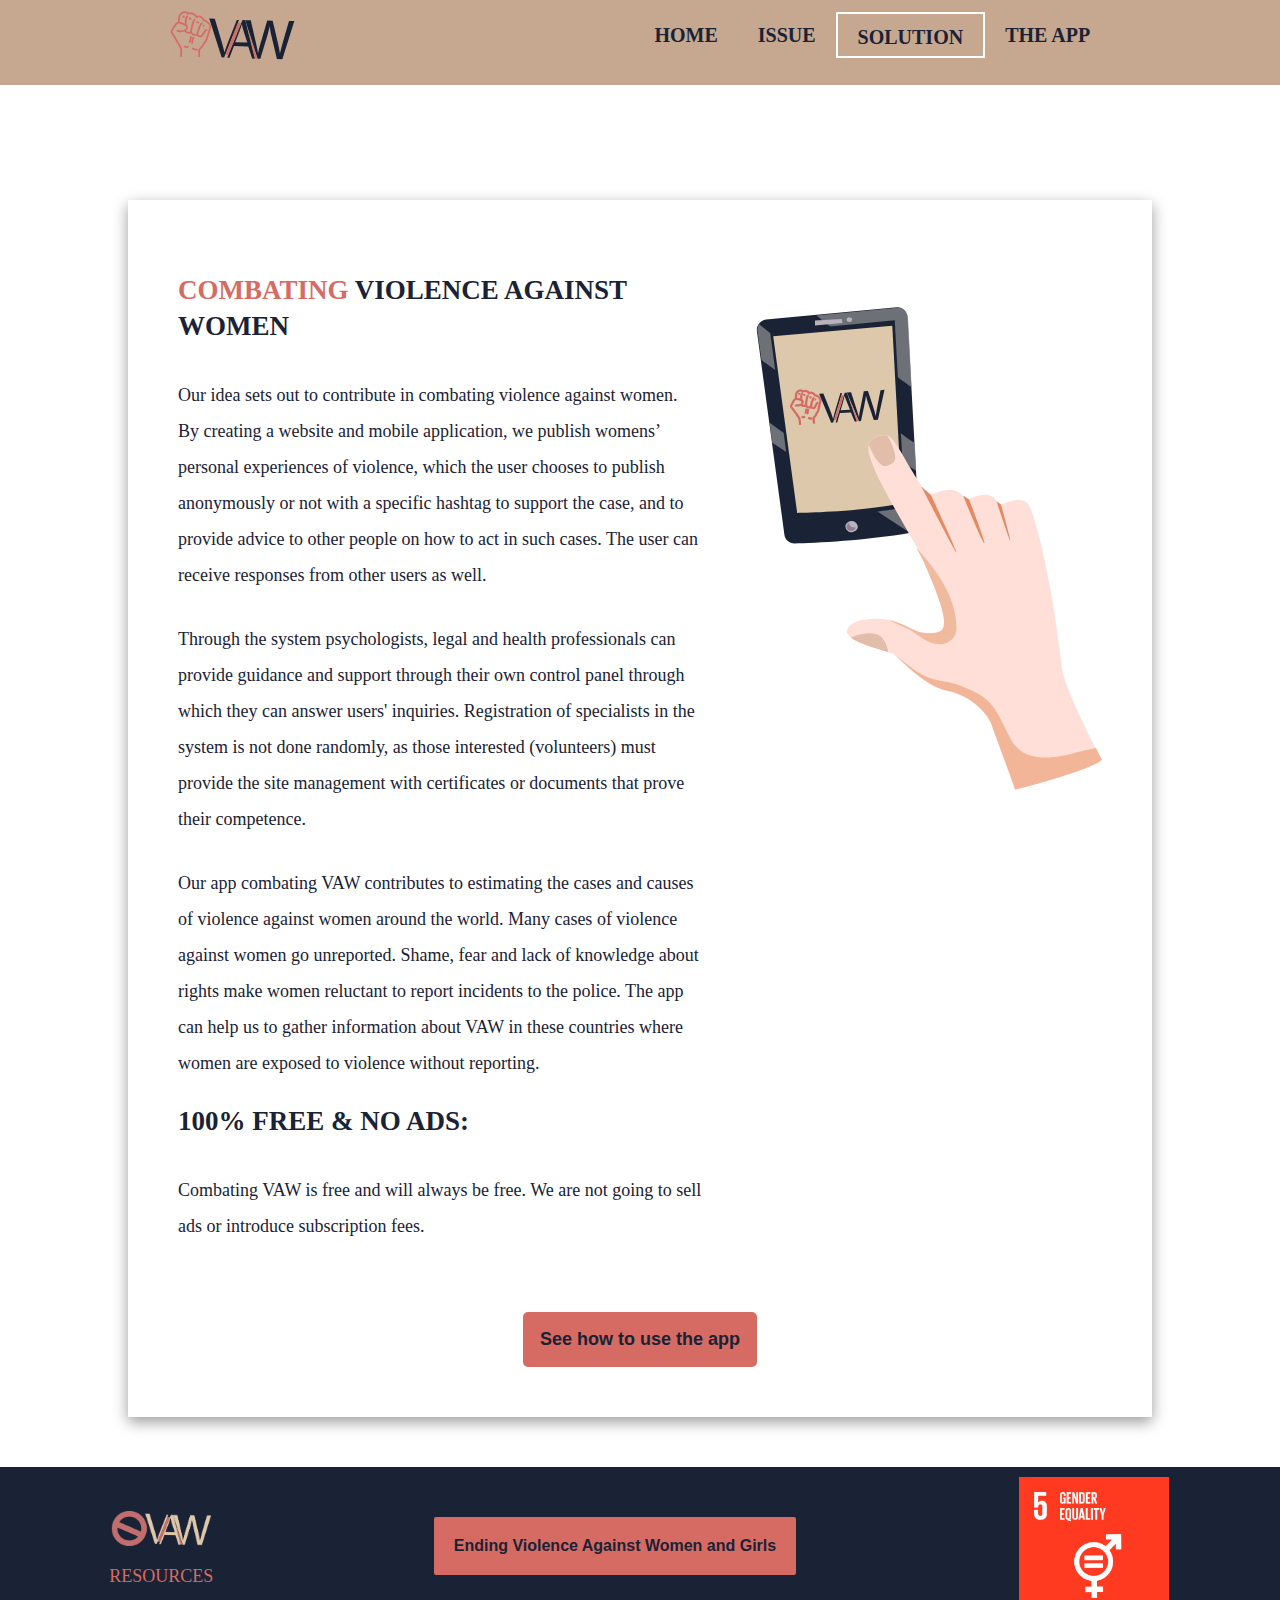
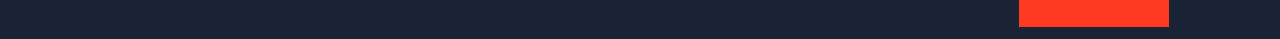
<file: nettside/solution.html>
<!DOCTYPE html>
<html lang="en">
<head>
    <meta charset="UTF-8">
    <title>FinalProject</title>
    <link href="style.css" type="text/css" rel="stylesheet">
    <meta name="viewport" content="width=device-width, initial-scale=1.0">
    <link rel="icon" href="images/icon.svg">

</head>
<body>
<header>
    <a href="home.html" class="logo">
        <img src="images/N_logo.svg" alt="logo image">
    </a>
    <nav>
        <a href="home.html">home</a>
        <a href="issue.html">issue</a>
        <a href="solution.html" class="active">solution</a>
        <a href="app.html">The App</a>
    </nav>
    <div class="menu-wrap">
        <label for="toggler" class="hide">Menue</label>
        <input type="checkbox" id="toggler">
        <div class="hamburger">
            <div></div>
        </div>
        <div class="menu">
            <div>
                <div>
                    <ul>
                        <li><a href="home.html">home</a></li>
                        <li><a href="issue.html">issue</a></li>
                        <li><a href="solution.html">solution</a></li>
                        <li><a href="app.html">The App</a></li>
                    </ul>
                </div>
            </div>

        </div>
    </div>
</header>
<main class="solution">
    <section id="part1">
        <div class="txt">
            <h2><span class="color">combating</span> violence against women</h2>
            <p>
                Our idea sets out to contribute in combating violence against women. By creating a website and
                mobile application, we publish womens’ personal experiences of violence, which the user chooses
                to publish anonymously or not with a specific hashtag to support the case, and to provide advice
                to other people on how to act in such cases. The user can receive responses from other users as well.
            </p>
            <p>
                Through the system psychologists, legal and health professionals can provide guidance and support
                through their own control panel through which they can answer users' inquiries.
                Registration of specialists in the system is not done randomly,
                as those interested (volunteers) must provide the site management with certificates or documents
                that prove their competence.
            </p>
            <p>
                Our app combating VAW contributes to estimating the cases and causes of violence against women
                around the world. Many cases of violence against women go unreported. Shame, fear and lack of
                knowledge about rights make women reluctant to report incidents to the police.
                The app can help us to gather information about VAW in these countries where women are exposed to
                violence without reporting.
            </p>
            <h2>100% FREE & NO ADS:</h2>
            <p>
                Combating VAW is free and will always be free. We are not going to sell ads or
                introduce subscription fees.
            </p>

        </div>

        <div class="pic">
            <img src="images/app.svg" alt="app logo">
        </div>
    </section>
    <section id="part2">
        <div class="solution">
            <div class="btn">
                <a href="app.html" target="_blank">
                    <button>See how to use the app</button>
                </a>
            </div>
        </div>
    </section>

</main>
<footer>
    <div class="part1">
        <a href="home.html">
            <img src="images/logo_footer.png" alt="logo image">
        </a>
        <a href="resources.html" target="_blank">
            Resources
        </a>
    </div>
    <div class="part2">
        <a href="https://www.un.org/sustainabledevelopment/ending-violence-against-women-and-girls/" target="_blank">
            <button> Ending Violence Against Women and Girls</button>
        </a>
    </div>

    <div class="part3">
        <img src="images/E_GIF_05.gif" alt="Goal image">
    </div>

</footer>
</body>
</html>
</file>
<file: cvstyle.css>
body {
    font-family: 'Poppins', sans-serif;
    background: radial-gradient(circle, #e3f2fd, #bbdefb);
    margin: 0;
    color: #333;
    line-height: 1.6;
    overflow-x: hidden;
    cursor: url('https://www.custom-cursor.com/static/cursors/hand.cur'), auto;
    -webkit-user-select: none;
    -moz-user-select: none;
    -ms-user-select: none;
    user-select: none;
    -webkit-touch-callout: none;
    -webkit-user-drag: none;
}

/* Modal Styling */
.modal {
    display: none; /* Hidden by default */
    position: fixed;
    z-index: 1;
    left: 0;
    top: 0;
    width: 100%;
    height: 100%;
    background-color: rgba(0, 0, 0, 0.8); /* Black background with opacity */
    align-items: center;
    justify-content: center;
}

.modal-content {
    position: relative;
    width: 80%;
    max-width: 500px;
    border-radius: 8px;
    overflow: hidden;
    background: #fff;
}

.modal-content img {
    width: 100%; /* Make image take up full width of modal */
    display: block;
}

.modal-close {
    position: absolute;
    top: 10px;
    right: 10px;
    color: #fff;
    font-size: 24px;
    font-weight: bold;
    cursor: pointer;
}

/* Preview button styles */
.preview-button {
    display: inline-block;
    margin-top: 10px;
    padding: 10px 20px;
    background-color: #007bff;
    color: #fff;
    text-decoration: none;
    border-radius: 5px;
    cursor: pointer;
}

.container {
    width: 90%;
    max-width: 1200px;
    margin: 0 auto;
    padding: 20px;
    transform-style: preserve-3d;
}

/* Header Styling with 3D Effect */
header {
    background: #00796b;
    color: #ffffff;
    text-align: center;
    padding: 40px 0;
    margin-bottom: 40px;
    border-radius: 20px;
    box-shadow: 0 15px 30px rgba(0, 0, 0, 0.25);
    transition: transform 0.5s ease, box-shadow 0.5s ease;
}

header:hover {
    transform: translateY(-10px) rotateX(5deg) rotateY(-5deg) scale(1.02);
    box-shadow: 0 20px 40px rgba(0, 0, 0, 0.3);
}

header h1 {
    margin: 0;
    font-size: 3.5em;
    letter-spacing: 1.5px;
    font-weight: 600;
    text-shadow: 0 2px 8px rgba(0, 0, 0, 0.3);
}

header p {
    margin: 20px 0;
    font-size: 1.3em;
}

header a {
    color: #ffffff;
    text-decoration: underline;
}

/* Navigation Styling with 3D Floating Effect */
nav {
    background: #004d40;
    padding: 20px;
    text-align: center;
    position: sticky;
    top: 0;
    z-index: 10;
    border-radius: 50px;
    box-shadow: 0 6px 20px rgba(0, 0, 0, 0.15);
    margin-bottom: 30px;
    transform: perspective(600px) rotateX(15deg);
    transition: transform 0.5s ease, box-shadow 0.3s ease;
}

nav:hover {
    transform: perspective(600px) rotateX(0deg);
    box-shadow: 0 10px 30px rgba(0, 0, 0, 0.2);
}

nav a {
    color: #fff;
    margin: 0 20px;
    text-decoration: none;
    font-weight: bold;
    transition: color 0.3s ease, transform 0.3s ease;
}

nav a:hover {
    color: #ffa726;
    transform: translateZ(10px);
}

/* Section Card with 3D Hover and Shadow */
.section {
    background: #ffffff;
    padding: 40px;
    margin-bottom: 30px;
    border-radius: 20px;
    box-shadow: 0 8px 15px rgba(0, 0, 0, 0.1);
    transition: transform 0.5s, box-shadow 0.5s;
}

.section:hover {
    transform: translateY(-8px) rotateX(3deg) rotateY(-3deg) scale(1.02);
    box-shadow: 0 15px 30px rgba(0, 0, 0, 0.2);
}

.section h2 {
    font-size: 2.5em;
    color: #00796b;
    margin-bottom: 20px;
    border-bottom: 3px solid #00796b;
    padding-bottom: 10px;
}

/* List Styling */
ul {
    list-style: none;
    padding: 0;
}

ul li {
    margin-bottom: 20px;
    font-size: 1.1em;
    line-height: 1.7;
    padding-left: 10px;
    border-left: 4px solid #4db6ac;
    padding-bottom: 10px;
}

ul li strong {
    color: #004d40;
    font-weight: 600;
}

/* Footer Styling */
.footer {
    text-align: center;
    padding: 30px;
    font-size: 1em;
    color: #666;
    margin-top: 40px;
}

.footer a {
    color: #00796b;
    text-decoration: none;
    transition: color 0.3s ease;
}

.footer a:hover {
    color: #ffd54f;
}

/* Highlight Text with Neon Glow Effect */
.highlight {
    background: linear-gradient(90deg, #ff9800, #f57c00);
    color: white;
    padding: 6px 12px;
    font-weight: bold;
    font-size: 1.1rem;
    border-radius: 50px;
    box-shadow: 0px 4px 8px rgba(0, 0, 0, 0.2);
    text-transform: uppercase;
    letter-spacing: 1px;
    transition: all 0.3s ease;
}

.highlight:hover {
    background: linear-gradient(90deg, #f57c00, #ef6c00);
    box-shadow: 0px 8px 16px rgba(0, 0, 0, 0.3);
    transform: scale(1.05);
}

/* Custom Button with 3D Press Effect */
.custom-button {
    display: inline-flex;
    padding: 10px 15px;
    font-weight: bold;
    color: #ffffff;
    background: linear-gradient(135deg, #00796b, #004d40);
    border-radius: 25px;
    box-shadow: 0 8px 20px rgba(0, 0, 0, 0.2);
    text-decoration: none;
    transition: transform 0.3s ease, box-shadow 0.3s ease;
}

.custom-button:hover {
    transform: translateY(-4px) scale(1.03);
    box-shadow: 0 12px 25px rgba(0, 0, 0, 0.25);
}

.custom-button:active {
    transform: translateY(2px);
    box-shadow: 0 6px 15px rgba(0, 0, 0, 0.15);
}
div[style*="display: flex; gap: 15px;"] {
    display: flex;
    gap: 15px;
    justify-content: center; /* Centers the buttons horizontally */
    flex-wrap: wrap; /* Ensures buttons wrap in smaller screens */
    margin: 10px 0;
}
@media (max-width: 768px) {
    .highlight {
        font-size: 0.3rem; /* Adjust font size for tablets */
        padding: 5px 7px;
    }
}

@media (max-width: 480px) {
    .highlight {
        font-size: 0.3rem; /* Smaller font size for mobile */
        padding: 4px 5px;
    }
}
/* Responsive adjustments for mobile devices */
@media (max-width: 768px) {
    .custom-button {
        padding: 8px 15px; /* Smaller padding */
        font-size: 0.9rem; /* Smaller font size */
    }

    div[style*="display: flex; gap: 15px;"] {
        gap: 10px; /* Reduce spacing between buttons */
    }
}

@media (max-width: 480px) {
    .custom-button {
        padding: 6px 12px; /* Even smaller padding for very small screens */
        font-size: 0.8rem; /* Adjust font size for readability */
    }

    div[style*="display: flex; gap: 15px;"] {
        gap: 8px; /* Further reduce gap for compact screens */
    }
}
/* Dialog Box with Smooth Entrance */
.dialog {
    display: none;
    position: fixed;
    top: 90%;
    left: 0;
    width: 100%;
    height: 100%;
    background: rgba(0, 0, 0, 0.7);
    justify-content: center;
    align-items: center;
    z-index: 1000;
}

.dialog-content {
    background: #ffffff;
    border-radius: 12px;
    padding: 25px;
    width: 90%;
    max-width: 400px;
    box-shadow: 0 10px 25px rgba(0, 0, 0, 0.3);
    position: relative;
    transform: translateY(-30px) scale(0.95);
    opacity: 0;
    transition: transform 0.4s ease, opacity 0.4s ease;
}

.dialog:target .dialog-content {
    transform: translateY(0) scale(1);
    opacity: 1;
}

/* Close Button for Dialog */
.dialog-close {
    position: absolute;
    top: 12px;
    right: 18px;
    font-size: 1.5em;
    color: #888;
    cursor: pointer;
    transition: color 0.3s;
}

.dialog-close:hover {
    color: #333;
}

/* Responsive Adjustments */
@media (max-width: 768px) {
    header h1 {
        font-size: 1.4em;
    }
    
    header p {
        font-size: 1em;
        line-height: 1.3;
        margin-bottom: 15px; /* Added margin to ensure all text is visible */
    }
    
    header .download-cv-button {
        float: none; /* Disable floating for smaller screens */
        margin: 20px auto 0; /* Center the button horizontally */
        display: block; /* Make it a block element for centering */
        text-align: center; /* Center the text inside */
        padding: 5px 10px;

    }
    header .download-cv-button img{
        height: 50px;
        width: 50px;

    }
    
    nav a {
        font-size: 0.85em;
        margin: 8px;
    }
    
    .section h2 {
        font-size: 1.8em;
    }
    
    ul li {
        font-size: 1em;
        padding-bottom: 12px;
    }
    
    .section {
        padding: 25px;
    }
    
    .cert-card {
        width: 160px;
        padding: 15px;
    }
    
    .cert-card img {
        width: 100%;
        height: auto;
    }
    
    .cert-info h3 {
        font-size: 1em;
    }
    
    .dialog-content {
        width: 95%;
        max-width: 400px;
        padding: 20px;
    }
    
    .dialog-content p {
        font-size: 1em;
    }
    
    .custom-button {
        padding: 12px 15px;
        font-size: 1em;
    }
    
    .certification-cards {
        gap: 15px;
    }

    .highlight {
        font-size: 1.1em;
    }

    .footer {
        padding: 20px;
        font-size: 0.9em;
        margin-bottom: 30px; /* Added margin to ensure footer text is fully visible */
    }
}


.certification-cards {
    display: flex;
    flex-wrap: wrap;
    gap: 20px;
    justify-content: center;
}

.cert-card {
    width: 220px;
    padding: 15px;
    background: #ffffff;
    border-radius: 10px;
    box-shadow: 0 4px 8px rgba(0, 0, 0, 0.1);
    text-align: center;
    transition: transform 0.3s ease, box-shadow 0.3s ease;
    cursor: pointer;
    display: flex;
    flex-direction: column;
    align-items: center;
    overflow: hidden;
}

.cert-card:hover {
    transform: translateY(-5px);
    box-shadow: 0 8px 16px rgba(0, 0, 0, 0.2);
}

.cert-card img {
    width: 100%;
    height: auto;
    border-radius: 8px;
    margin-bottom: 10px;
}

.cert-info h3 {
    font-size: 1em;
    color: #333;
    margin: 10px 0 5px;
    text-align: center;
    line-height: 1.2;
}

.cert-info p {
    font-size: 0.9em;
    color: #777;
    margin-bottom: 10px;
}

.preview-button {
    display: inline-block;
    padding: 8px 12px;
    background-color: #00796b;
    color: #fff;
    border-radius: 5px;
    font-weight: bold;
    text-decoration: none;
    transition: transform 0.3s, box-shadow 0.3s;
}

.preview-button:hover {
    transform: translateY(-3px);
    box-shadow: 0 8px 16px rgba(0, 0, 0, 0.2);
    background-color: #004d40;
}

/* Modal styles */
.modal {
    display: none; /* Hidden by default */
    position: fixed;
    top: 0;
    left: 0;
    width: 100vw; /* Full viewport width */
    height: 100vh; /* Full viewport height */
    background-color: rgba(0, 0, 0, 0.9); /* Dark transparent background */
    justify-content: center; /* Center horizontally */
    align-items: center; /* Center vertically */
    z-index: 1000; /* Ensure it overlays everything */
}

/* Modal Content */
.modal-content {
    position: relative;
    width: 780px; /* Full width */
    height: 80px; /* Full height */
    display: flex;
    justify-content: center; /* Center iframe horizontally */
    align-items: center; /* Center iframe vertically */
}

/* Iframe to Cover Entire Screen */
.modal-content iframe {

}

/* Close Button */
.modal-close {
    position: absolute;
    top: 20px;
    right: 20px;
    font-size: 2rem;
    color: white;
    background: transparent;
    border: none;
    cursor: pointer;
    z-index: 1001;
}

@keyframes fadeIn {
    from { opacity: 0; }
    to { opacity: 1; }
}

@keyframes scaleIn {
    from { transform: scale(0.9); opacity: 0; }
    to { transform: scale(1); opacity: 1; }
}
/* Reference Link Style */
.reference {
color: #00796b;
cursor: pointer;
font-weight: bold;
text-decoration: underline;
transition: color 0.3s;
}

.reference:hover {
color: #00574b;
}

/* Dialog Box Style */
/* Dialog Box Overlay */
.dialog {
    display: none;
    position: fixed;
    top: 0;
    left: 0;
    width: 100%;
    height: 100%;
    background: rgba(0, 0, 0, 0.7);
    justify-content: center;
    align-items: center;
    z-index: 1000;
    opacity: 0;
    transition: opacity 0.5s ease;
}
/* Dialog Content Box */
.dialog.show {
    display: flex;
    opacity: 1;
}

.dialog-content {
    background: #ffffff;
    border-radius: 12px;
    padding: 25px;
    width: 90%;
    max-width: 400px;
    box-shadow: 0 10px 25px rgba(0, 0, 0, 0.3);
    position: relative;
    transform: translateY(-30px) scale(0.95);
    opacity: 0;
    transition: transform 0.4s ease, opacity 0.4s ease;
}

.dialog.show .dialog-content {
    transform: translateY(0) scale(1);
    opacity: 1;
}


/* Dialog Heading */
.dialog-content h3 {
    margin-top: 0;
    color: #00796b;
    font-size: 1.8em;
    font-weight: 600;
    border-bottom: 2px solid #e0f2f1;
    padding-bottom: 8px;
    text-align: center;
    }
    
    /* Dialog Text Content - Flex Layout */
    .dialog-content p {
    display: flex;
    justify-content: space-between;
    align-items: center;
    margin: 12px 0;
    font-size: 1.1em;
    color: #555;
    }
    
    .download-cv-button {
        display: inline-flex; /* Ensures button aligns properly */
        align-items: center; /* Centers content vertically */
        justify-content: center;
        padding: 10px 15px;
        background-color: #ff9800;
        color: white;
        text-decoration: none;
        border-radius: 25px;
        font-weight: bold;
        float: right; /* Aligns button to the right by default */
        margin-top: -60px; /* Offsets button on large screens */
        margin-right: 30px;
        box-shadow: 0 4px 8px rgba(0, 0, 0, 0.2);
    }
    
    
    .download-cv-button:hover {
        background-color: #e68900; /* A slightly darker shade for the hover effect */
        transform: translateY(-3px);
        box-shadow: 0 8px 16px rgba(0, 0, 0, 0.3);
    }
    
    .download-cv-button img {
        width: 30px; /* Icon size */
        margin-right: 8px;
    }
</file>
<file: nettside/style.css>
body{
    margin:0;
    padding: 0;
    font-family: 'Lora', serif, Helvetica, "Trebuchet MS", Verdana, sans-serif;
    font-size: 18px;
    line-height: 2em;
    color: #1a2235;
}

body {
    -webkit-user-select: none; /* Disable selection in Safari, Chrome */
    -moz-user-select: none; /* Disable selection in Firefox */
    -ms-user-select: none; /* Disable selection in IE */
    user-select: none; /* Disable selection in general */
}

/* Prevent Right-Click Context Menu */
body {
    -webkit-touch-callout: none; /* Disable callout on mobile */
    -webkit-user-drag: none; /* Prevent dragging in Safari */
}

/* Screenshot Overlay */
#screenshotOverlay {
    position: fixed;
    top: 0;
    left: 0;
    width: 100%;
    height: 100%;
    background: rgba(0, 0, 0, 0.03); /* Very light overlay */
    pointer-events: none; /* Allow interaction with content under overlay */
    z-index: 9999;
    display: none; /* Hide overlay initially */
}


:root{
    --primary-color: rgba(255,255,255, 0.75);
    --overlay-color: rgba(24,39,51, 0.9);
    --meue-speed: 0.75s;
}
.hide{
    display: none;
}
.menu-wrap{
    right:100px;
    top: 10px;
    z-index: 1;
    position: fixed;
    display: none;
}
.menu-wrap #toggler{
    position: absolute;
    top: 0;
    left: 0;
    z-index: 2;
    cursor: pointer;
    width: 50px;
    height: 50px;
    opacity: 0;
}
.menu-wrap .hamburger{
    position: absolute;
    top: 0;
    left: 0;
    z-index: 1;
    width: 40px;
    height: 40px;
    padding: 1rem;
    display: flex;
    justify-content: center;
    align-items: center;
}
.menu-wrap .hamburger >div {
    position: relative;
    width: 100%;
    height: 2px;
    background-color: #1a2235;
    display: flex;
    justify-content: center;
    align-items: center;
    transition: all 0.4s ease;
}
.menu-wrap .hamburger >div:before,
.menu-wrap .hamburger >div:after{
    content: '';
    position: absolute;
    z-index: 1;
    top: -10px;
    width: 100%;
    height: 2px;
    background:inherit;
}
.menu-wrap #toggler:checked + .hamburger >div{
    transform: rotate(135deg);
    background-color: #d66b64;

}
.menu-wrap #toggler:checked + .hamburger >div:before,
.menu-wrap #toggler:checked + .hamburger >div:after{
    top: 0;
    transform: rotate(90deg);
}
.menu-wrap .hamburger >div:after{
    top: 10px;
}
.menu-wrap #toggler:checked ~ .menu{
    visibility: visible;

}
.menu-wrap #toggler:checked ~ .menu >div{
    transform: scale(1.2);
    transition-duration: var(--meue-speed);
}
.menu-wrap #toggler:checked ~ .menu >div >div{
    opacity: 1;
    transition: opacity 0.7s ease;
    margin-left: -50px;
}
.menu-wrap .menu{
    position: fixed;
    top: 0;
    left: 0;
    width: 100%;
    height: 100%;
    visibility: hidden;
    overflow: hidden;
    display: flex;
    justify-content: center;
    align-items: center;
}
.menu-wrap .menu >div{
    background:var(--overlay-color);
    border-radius: 50%;
    width: 200vw;
    height: 200vh;
    display: flex;
    justify-content: center;
    align-items: center;
    transform: scale(0);
}
.menu-wrap .menu >div >div{
    text-align: center;
    max-width: 100vw;
    max-height: 100vh;
    transition: all 0.4s ease;
    opacity: 0;
}
.menu-wrap .menu li{
    list-style: none;
    color: white;
    font-size: 1.5rem;
    padding: 1rem;
}
.menu-wrap .menu >div >div >ul >li >a{
    transition: color 0.4s ease;
    text-decoration: none;
    color: inherit;
}
.menu-wrap .menu >div >div >ul >li >a:hover{
    color: #d66b64;
}
a{
    text-decoration-line: none;
    text-transform: uppercase;
}
h1, h2, h3{
    text-transform: uppercase;
}
header{
    display: flex;
    flex-direction: row;
    justify-content: space-around;
    background-color: #c6a790;
    height:85px;
    position: fixed;
    width: 100%;
    top: 0;
}
header img{
width: 100%;
}
header .logo{
    width: 125px;
    margin-top: 10px;
}
 nav{
    display: flex;
    flex-direction: row;
     margin-top: 12px;
}
 nav a{
    padding:5px 20px 12px 20px;
    text-decoration: none;
    font-weight: bold;
    color: #1a2235;
     font-size: 20px;
     height: 25px;
}
nav a:hover{
    background-color: #d66b64;

}
.active{
    border: white 2px solid;
}
 #show{
    display: flex;
    flex-direction: row;
    justify-content: space-around;
     padding: 25px;
}
 #show img{
     width: 100%;
     height: auto;
}
#show .pic{
     width: 60%;
     margin-top: 100px;
    min-width: 125px;
 }
.show_txt{
    display: flex;
    flex-direction: column;
    align-items: center;
    text-align: center;
    width: 40%;
    color: #1a2235;
    line-height: 2em;
    padding-top: 250px;
}
.show_txt h2{
    font-size: 20px;
}
.color{
    color: #d66b64;
}
.dark_color{
    color: #ea1a0e;
}
 #show-solution{
    margin-bottom: 100px;
 }
 main{
     display: flex;
     flex-direction: column;
     width: 90%;
     margin-left: auto;
     margin-right: auto;
 }
main.issue, main.solution ,main.app ,main.resources{
    width: 80%;
    margin-top: 200px;
    box-shadow: 0 5px 14px 0 rgba(0,0,0,0.4);
    min-width: 125px;
}
main.about_us{
    margin-top: 200px;
}
main.solution #part1{
    display: flex;
    flex-direction: row;
    justify-content: space-around;
    padding:50px;
}
main.solution #part1 .txt{
    width: 60%;
    text-align: -moz-left;
}
main.solution #part1 .txt p{
    padding-top: 10px;
}
main.solution #part1 .pic{
    width: 40%;
    margin-left: 50px;
}
main.solution #part1 img{
    width: 100%;
    padding-top: 15%;
}
 #home-part2 .boxes{
     display: flex;
     flex-direction: row;
     justify-content: space-around;
     padding: 25px;
     text-align: center;
 }
 #home-part2 .box{
     width: 25%;
     box-shadow: 0 5px 15px 0 rgba(0,0,0, 0.5);
     font-size: 16px;
     padding: 10px;
     margin-left: auto;
     margin-right: auto;
     min-width: 100px;
 }
 #home-part2 .box img{
     width: 30%;
     height: 125px;
     padding-top: 20px;
 }
 .btn {
    text-align: center;
 }
main.issue #part1{
    display: flex;
    flex-direction: row;
}
main.issue .txt{
    width: 70%;
    margin-left: auto;
    margin-right: auto;
}
 main.issue #part1 .pic{
    width: 30%;
    margin-left: auto;
    margin-right: auto;
}
main.issue #part1 img{
    width: 100%;
    margin-left: auto;
    margin-right: auto;
    height: auto;
    padding: 100px 0 0 20px;
}
button{
    padding: 15px;
    font-size: 18px;
    font-weight: bold;
    border-radius: 5px;
    width: auto;
}
main.issue #part1 button{
    background-color: #1a2235;
    color: white;
}
main.issue #part1 button:hover{
    background-color: #ddc8ac;
    color: black;
    border: solid 2px #d66b64;
}
main.issue #part2{
     display: flex;
     flex-direction: column;
     background-color: white;
     color: black;
     padding: 50px;
}
main.issue #part2 h2{
    width: 100%;
    color: #d66b64;
    text-transform: uppercase;
    text-align: center;
}
main.issue #part2 button{
    background-color: #d66b64;
    color: #1a2235;
    border: solid 2px #d66b64;
}
main.issue #part2 button:hover{
    background-color: white;
    color: black;
}
main.issue #part1{
     padding: 50px;
 }
main.issue #part1 , main.issue #part3{
     background-color:#ddc8ac;
     padding: 50px;
 }
main.issue #part3 button{
    background-color: #1a2235;
    color: white;
}
main.issue #part3 button:hover{
    background-color: #ddc8ac;
    color: black;
    border: solid 2px #d66b64;
}
main.solution #part2{
    margin-bottom: 50px;
}
main.solution #part2 button{
    background-color: #d66b64;
    color: #1a2235;
    border: solid 2px #d66b64;
}
main.solution #part2 button:hover{
    background-color: white;
    color: #1a2235;
}
main.app .box{
    display: flex;
    flex-direction: row;
    justify-content: space-around;
    padding: 30px;
    background-color: #ddc8ac;
    min-width: 100px;
}
main.app .box:nth-child(even){
    background-color: white;
}
main.app .txt{
    width: 40%;
    padding-top: 15px;
    word-wrap: break-word;
    line-height: 3em;
}
main.app .txt h3{
    color: #1a2235;
    width: auto;
    border: 2px solid #1a2235;
    text-align: center;
    border-radius: 4px;
    padding: 10px;
}
main.app .pic{
    width: 100%;
    margin-left: 50px;
    min-width: 150px;
}
main.app .pic img{
    width: 60%;
    margin-left: 20%;
    margin-right: 20%;
}
main.resources .box{
    display: flex;
    flex-direction: column;
    padding: 30px;
    background-color: #ddc8ac;
    min-width: 100px;
    text-align: center;
    word-wrap: break-word;
}
main.resources .box:nth-child(even){
    background-color: white;
}
main.resources button{
    background-color: #1a2235;
    width: 100%;
    margin-bottom: 25px;
    border: #1a2235;
    color: white;
    text-transform: uppercase;
}
main.resources button:hover{
    background-color: #d66b64;
    border: #d66b64 2px solid;
}
main.resources a{
    padding: 10px;
}
main.about_us {
    text-align: center;
}
main.about_us .boxes{
    display: grid;
    grid-template-columns: repeat(2,1fr);
    grid-row-gap: 50px;
}
main.about_us .box{
    box-shadow: 0 8px 15px 0 rgba(0,0,0,0.4);
    width: 325px;
    margin-left: auto;
    margin-right: auto;
    font-size: 14px;
}
main.about_us .box:hover{
    box-shadow: 0 16px 25px 0 rgba(0,0,0,0.4);
}
main.about_us img{
    width: 100%;
}
main.about_us .txt{
    padding: 5px;
    text-align: center;
}
main.about_us  h1{
    background-color: #d66b64;
    padding: 20px;
    width: 50%;
    margin-right: auto;
    margin-left: auto;
    margin-bottom: 100px;
    box-shadow: 0 4px 10px 0 rgba(0,0,0,0.4);
    color: white;
}
footer{
    background-color:#1a2235;
    display: flex;
    flex-direction: row;
    justify-content: space-around;
    margin-top: 50px;
}
footer .part1{
    display: flex;
    flex-direction: column;
    width: 100px;
    justify-content: center;
    align-items: center;
}
footer .part2{
    margin-top: 50px;
    color: #d66b64;
}

footer .part1 a{
    color: #d66b64;
}
footer .part1 a:hover{
    color: white;
    font-size: 20px;
}
footer .part3{
    width: 150px;
}
footer .part3 img{
    padding-top: 10px;
}
footer button{
    background-color: #d66b64;
    color: #1a2235;
    padding: 20px;
    font-size: 16px;
    border: none;
    border-radius: 2px;
}
footer button:hover{
  color: #ddc8ac;
    border: #ddc8ac solid 2px;
    background-color: #1a2235;
}
footer img{
    width: 100%;
}
@media (max-width: 936px){
    .show_txt {
        padding-top: 150px;
    }
    #show img{
        padding-top: 50px;
    }
    main.issue #part1 {
        flex-direction: column;
    }
    main.issue #part1 .txt{
        width: 100%;
    }
    main.issue #part1 .pic{
        width: 80%;
    }
    main.issue #part1 img{
        padding: 20px 0 0 0;
    }
}
@media(max-width: 850px) {
    main.about_us .boxes{
        grid-template-columns: repeat(1,1fr);
    }
    main.about_us .box{
        width: auto;
    }
}
@media(max-width: 830px) {
    .menu-wrap{
        display: inline-block;
    }
    nav{
        display:none;
    }
    header{
        justify-content: space-between;
    }
    header img{
        margin-left: 20px;
    }
}
@media(max-width: 769px) {
    main.solution #part1{
        flex-direction: column;
        padding:50px;
    }
    main.solution #part1 .txt{
        width: 100%;
        text-align:left;
    }
    main.solution #part1 .pic{
        width: 100%;
        margin-left: 0;
    }
    main.solution #part1 img{
        width: 100%;
        padding-top: 10%;
    }
}
@media (max-width: 750px){
    #home-part2 .boxes{
        flex-direction: column;
        justify-content: center;
        align-items: center;
    }
    #home-part2 .box{
        width: 80%;
        margin: 30px 0 30px 0;
    }
    main.app .box{
        flex-direction: column;
        align-items: center;
        justify-content: center;
    }
    main.app .txt{
        width: 100%;
        padding-top: 0;
    }
    main.app .pic{
        margin-left: 0;
        width: 100%;
    }
}
@media (max-width: 650px){
    footer{
        flex-direction: column;
        align-items: center;
        justify-content: center;
    }
    footer .part1{
        margin-top: 20px;
    }
    footer .part2{
        margin-bottom: 30px;
        margin-top: 20px;
        width: 100%;
    }
    footer .part2 button{
        width: 100%;
    }
}
@media (max-width: 641px){
    #show{
        flex-direction: column;
    }
    .show_txt{
        width: 100%;
        padding-top: 150px;
    }
   #show .pic{
        width: 100%;
        margin-right: auto;
        margin-left: auto;
        margin-top: 0;
    }
}
@media (max-width: 415px){

    footer .part3{
        width: 125px;
    }
    main.resources .txt{
        font-size: 16px;
    }
    main.about_us {
        font-size: 14px;
    }
}
@media (max-width: 350px){
    .show_txt {
        font-size: 25px;
    }
    .show_txt h1{
       font-size: 30px;
    }
    #show .pic{
        width: 200px;
    }
    #show img{
        padding-top: 0;
    }
    main.issue #part1, main.issue #part2 , main.issue #part3{
        padding: 25px;
    }
    main.issue #part1 .pic{
        width: 125px;
    }
    main.issue #part1 img{
        padding-top: 10px;
    }
    header img{
        margin-left: 20px;
    }

    #home-part2 .box img{
        width: 50px;
    }
    main.solution #part1{
        padding:25px;
    }
    main.app h2{
        font-size: 20px;
    }
    main.app .box{
        padding: 10px;
        font-size: 16px;
    }
}
@media (max-width: 321px) {
    main.about_us .txt{
        font-size: 14px;
    }
}
@media (max-width: 281px) {
    .menu-wrap{
    }

    #show{
        padding: 10px;
    }
    main.solution #part1{
        padding:15px;
    }
}
@media (max-width: 245px){
   h2{
       font-size: 18px;
   }
   p, ul{
       font-size: 14px;
   }
   button{
       padding: 5px;
       font-size: 14px;
   }
   #show .pic{
       width: 90%;
   }
    main.issue #part1, main.issue #part2 , main.issue #part3{
        font-size: 14px;
        padding: 10px;
    }
    .menu-wrap{
        right: 100px;
    }
    .menu-wrap .menu li{
        font-size: 0.8rem;
        padding: 0.5rem;
    }
    #home-part2 .box{
        padding: 10px;
        font-size: 12px;
    }
    #home-part2 .box img{
       width: 50px;
    }
    main.solution #part1{
        padding:5px;
    }
    main.about_us {
        font-size: 12px;
    }
    main.about_us .txt{
        padding: 5px;
        word-wrap: break-word;
    }
    header .logo{
        width: 100px;
        margin-left: 10px;
        margin-top: 20px;
    }
    footer .part1 img{
        width: 75px;
    }
    header .logo{

        margin-left: 0;

    }
}
@media(max-width: 231px) {
    .menu-wrap{
        right: 60px;
    }
}
@media(max-width: 175px) {
    main.issue  #part1, main.issue #part2 , main.issue #part3{
        font-size: 12px;
        padding: 2px;
    }
    main.issue #part1 .pic{
        width: 100px;
    }
    #home-part2 .box{
        padding: 1px;
    }
    main.solution #part1 .pic{
        width: 75px;
    }
    main.about_us .txt{
        font-size: 12px;
        padding: 5px;
    }
    main.about_us .txt p{
     font-size: 12px;
    }

    header .logo{
        width: 85px;
        margin-top: 30px;
        margin-left: -20px;

    }
    footer .part1 img{
        width: 50px;
    }

}
</file>
